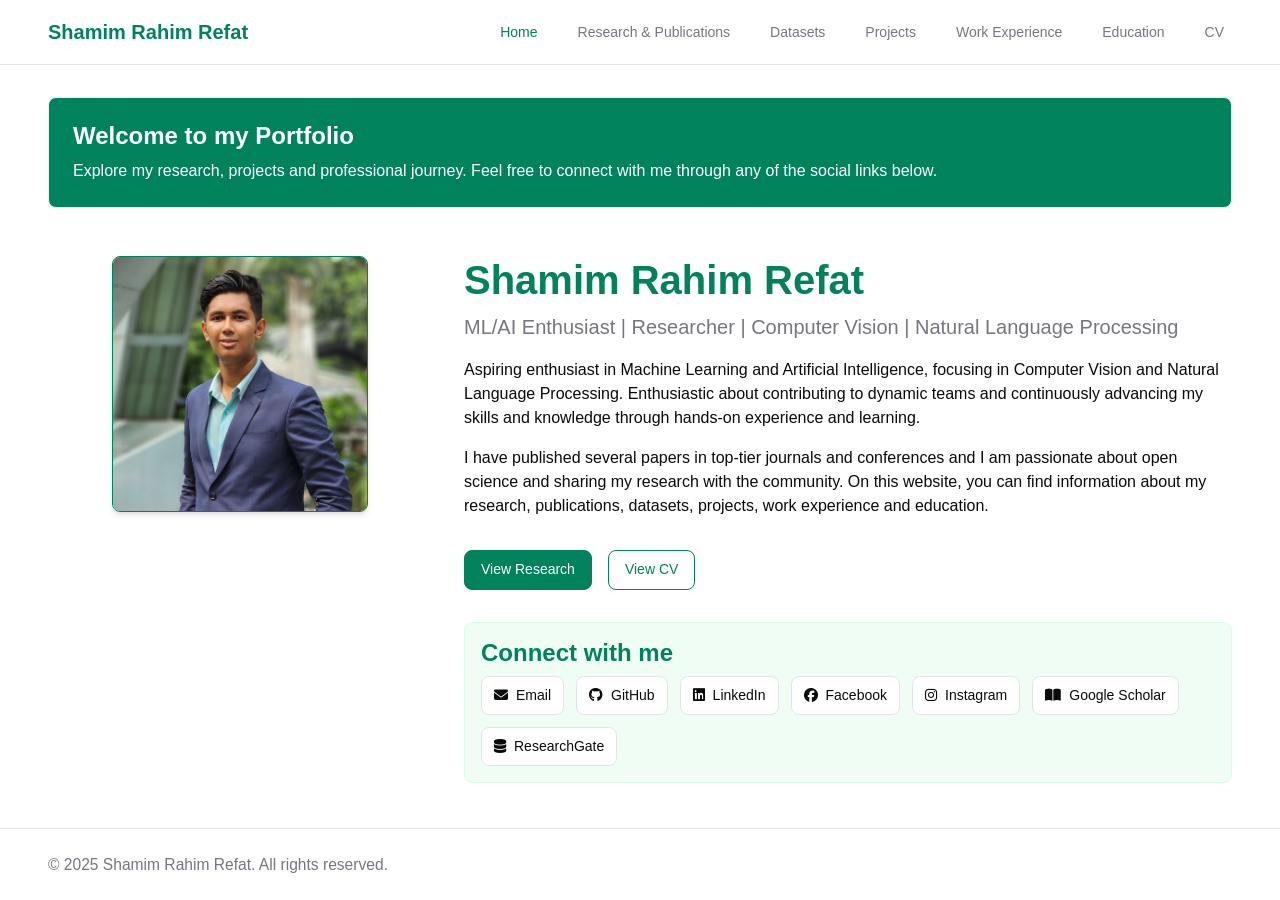
<file: index.html>
<!DOCTYPE html>
<html lang="en">
<head>
  <meta charset="UTF-8">
  <meta name="viewport" content="width=device-width, initial-scale=1.0">
  <title>Home - Portfolio</title>
  <meta name="description" content="Personal portfolio website showcasing research, publications, and projects">
  <link rel="stylesheet" href="css/styles.css">
  <link rel="stylesheet" href="https://cdnjs.cloudflare.com/ajax/libs/font-awesome/6.4.0/css/all.min.css">
</head>
<body>
  <div class="layout">
    <header class="navbar">
      <div class="container">
        <a href="index.html" class="logo">Shamim Rahim Refat</a>
        
        <!-- Desktop Navigation -->
        <nav class="desktop-nav">
          <a href="index.html" class="nav-link active">Home</a>
          <a href="research.html" class="nav-link">Research & Publications</a>
          <a href="datasets.html" class="nav-link">Datasets</a>
          <a href="projects.html" class="nav-link">Projects</a>
          <a href="experience.html" class="nav-link">Work Experience</a>
          <a href="education.html" class="nav-link">Education</a>
          <a href="cv.html" class="nav-link">CV</a>
        </nav>
        
        <!-- Mobile Navigation Toggle -->
        <div class="mobile-nav-toggle">
          <button id="menu-toggle" aria-label="Toggle Menu">
            <i class="fas fa-bars"></i>
          </button>
        </div>
      </div>
      
      <!-- Mobile Navigation Menu -->
      <div id="mobile-menu" class="mobile-menu">
        <nav class="container">
          <a href="index.html" class="nav-link active">Home</a>
          <a href="research.html" class="nav-link">Research & Publications</a>
          <a href="datasets.html" class="nav-link">Datasets</a>
          <a href="projects.html" class="nav-link">Projects</a>
          <a href="experience.html" class="nav-link">Work Experience</a>
          <a href="education.html" class="nav-link">Education</a>
          <a href="cv.html" class="nav-link">CV</a>
        </nav>
      </div>
    </header>

    <main>
      <div class="container py-12">
        <div class="profile-header">
          <h2>Welcome to my Portfolio</h2>
          <p>Explore my research, projects and professional journey. Feel free to connect with me through any of the social links below.</p>
        </div>

        <div class="profile-content">
          <div class="profile-image">
            <div class="image-card">
              <img src="files/Profile Pictures/Shamim Rahim Refat.jpg" alt="Profile Picture">
            </div>
          </div>

          <div class="profile-info">
            <div class="profile-title">
              <h1>Shamim Rahim Refat</h1>
              <p>ML/AI Enthusiast | Researcher | Computer Vision | Natural Language Processing</p>
            </div>

            <div class="profile-bio">
              <p>
                Aspiring enthusiast in Machine Learning and Artificial Intelligence, focusing in Computer Vision and Natural Language Processing. Enthusiastic about contributing to dynamic teams and continuously advancing my skills and knowledge through hands-on experience and learning.
              </p>
              <p>
                I have published several papers in top-tier journals and conferences and I am passionate about open science and sharing my research with the community. On this website, you can find information about my research, publications, datasets, projects, work experience and education.
              </p>
            </div>

            <div class="profile-actions">
              <a href="research.html" class="btn btn-primary">View Research</a>
              <a href="cv.html" class="btn btn-outline">View CV</a>
            </div>

            <div class="social-section">
              <h2>Connect with me</h2>
              <div class="social-links">
                <a href="mailto:n.a.refat2000@gmail.com" class="social-btn" target="_blank" rel="noreferrer">
                  <i class="fas fa-envelope"></i>
                  <span>Email</span>
                </a>
                <a href="https://github.com/SapphireFang1998" class="social-btn" target="_blank" rel="noreferrer">
                  <i class="fab fa-github"></i>
                  <span>GitHub</span>
                </a>
                <a href="https://www.linkedin.com/in/sapphirefang1998/" class="social-btn" target="_blank" rel="noreferrer">
                  <i class="fab fa-linkedin"></i>
                  <span>LinkedIn</span>
                </a>
                <a href="https://www.facebook.com/SapphireFang1998" class="social-btn" target="_blank" rel="noreferrer">
                  <i class="fab fa-facebook"></i>
                  <span>Facebook</span>
                </a>
                <a href="https://www.instagram.com/sapphirefang1998/" class="social-btn" target="_blank" rel="noreferrer">
                  <i class="fab fa-instagram"></i>
                  <span>Instagram</span>
                </a>
                <a href="https://scholar.google.com/citations?user=bbQPmEcAAAAJ" class="social-btn" target="_blank" rel="noreferrer">
                  <i class="fas fa-book-open"></i>
                  <span>Google Scholar</span>
                </a>
                <a href="https://www.researchgate.net/profile/Shamim-Rahim-Refat" class="social-btn" target="_blank" rel="noreferrer">
                  <i class="fas fa-database"></i>
                  <span>ResearchGate</span>
                </a>
                <!-- <a href="https://www.scopus.com/authid/detail.uri?authorId=yourid" class="social-btn" target="_blank" rel="noreferrer">
                  <i class="fas fa-award"></i>
                  <span>Scopus</span>
                </a> -->
              </div>
            </div>
          </div>
        </div>
      </div>
    </main>

    <footer>
      <div class="container">
        <p class="copyright">© 2025 Shamim Rahim Refat. All rights reserved.</p>
        <!-- <div class="footer-social">
          <a href="mailto:example@email.com" target="_blank" rel="noreferrer">
            <i class="fas fa-envelope"></i>
            <span class="sr-only">Email</span>
          </a>
          <a href="https://github.com/yourusername" target="_blank" rel="noreferrer">
            <i class="fab fa-github"></i>
            <span class="sr-only">GitHub</span>
          </a>
          <a href="https://linkedin.com/in/yourusername" target="_blank" rel="noreferrer">
            <i class="fab fa-linkedin"></i>
            <span class="sr-only">LinkedIn</span>
          </a>
          <a href="https://facebook.com/yourusername" target="_blank" rel="noreferrer">
            <i class="fab fa-facebook"></i>
            <span class="sr-only">Facebook</span>
          </a>
          <a href="https://instagram.com/yourusername" target="_blank" rel="noreferrer">
            <i class="fab fa-instagram"></i>
            <span class="sr-only">Instagram</span>
          </a>
        </div> -->
      </div>
    </footer>
  </div>

  <script src="js/main.js"></script>
</body>
</html>
</file>
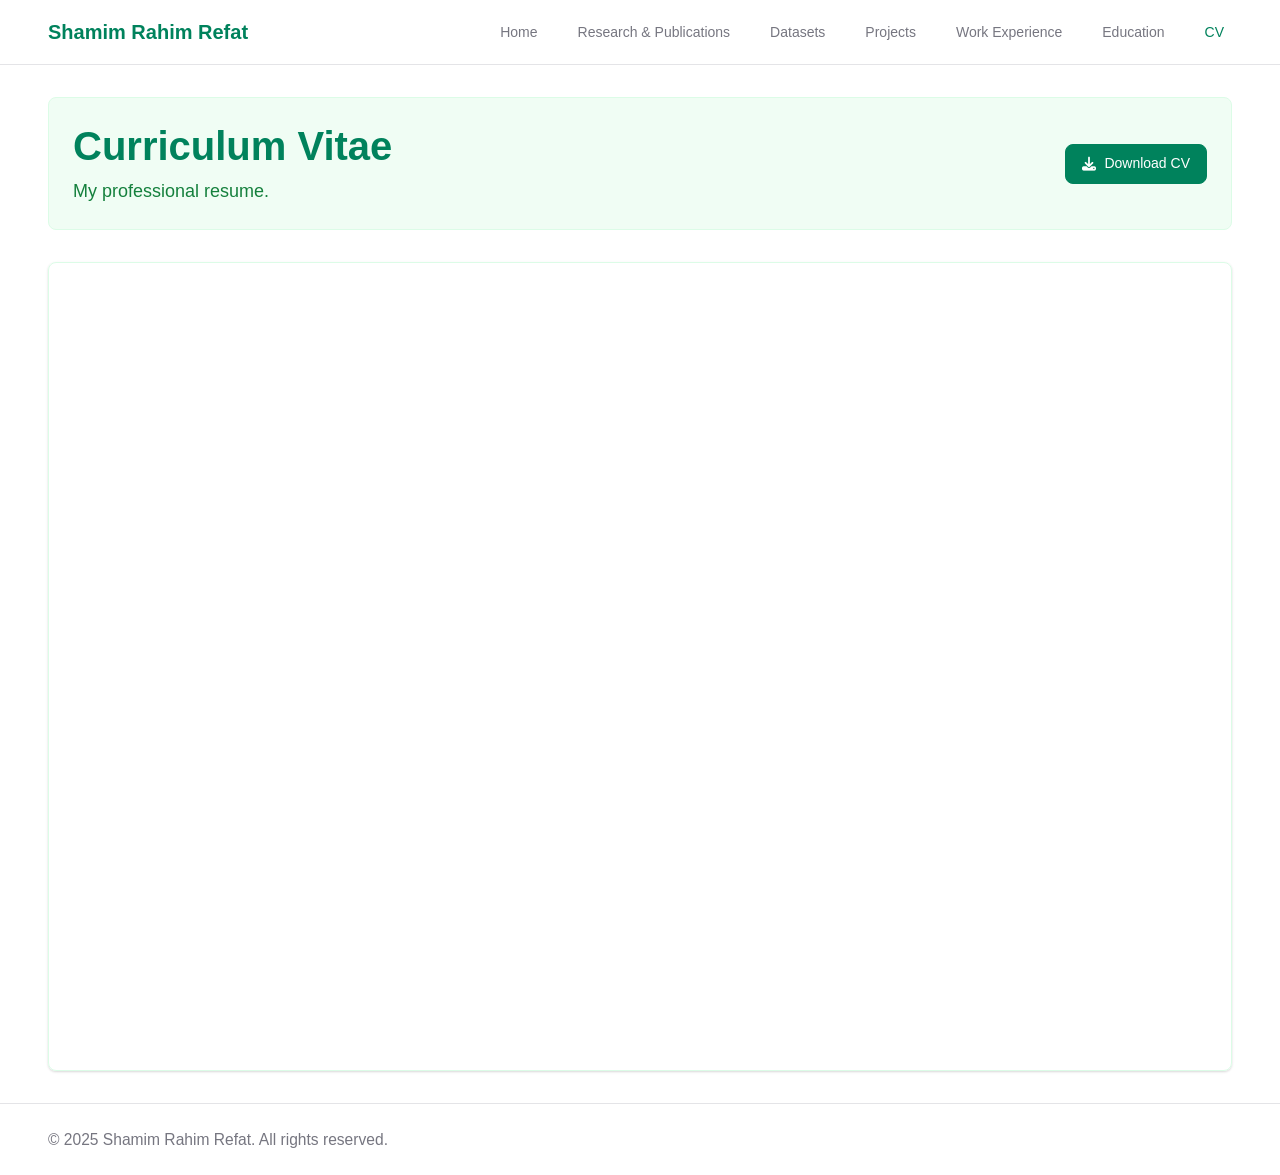
<file: cv.html>
<!DOCTYPE html>
<html lang="en">

<head>
  <meta charset="UTF-8">
  <meta name="viewport" content="width=device-width, initial-scale=1.0">
  <title>CV - Portfolio</title>
  <meta name="description" content="Curriculum Vitae of Shamim Rahim Refat">
  <link rel="stylesheet" href="css/styles.css">
  <link rel="stylesheet" href="https://cdnjs.cloudflare.com/ajax/libs/font-awesome/6.4.0/css/all.min.css">
</head>

<body>
  <div class="layout">
    <header class="navbar">
      <div class="container">
        <a href="index.html" class="logo">Shamim Rahim Refat</a>

        <!-- Desktop Navigation -->
        <nav class="desktop-nav">
          <a href="index.html" class="nav-link">Home</a>
          <a href="research.html" class="nav-link">Research & Publications</a>
          <a href="datasets.html" class="nav-link">Datasets</a>
          <a href="projects.html" class="nav-link">Projects</a>
          <a href="experience.html" class="nav-link">Work Experience</a>
          <a href="education.html" class="nav-link">Education</a>
          <a href="cv.html" class="nav-link active">CV</a>
        </nav>

        <!-- Mobile Navigation Toggle -->
        <div class="mobile-nav-toggle">
          <button id="menu-toggle" aria-label="Toggle Menu">
            <i class="fas fa-bars"></i>
          </button>
        </div>
      </div>

      <!-- Mobile Navigation Menu -->
      <div id="mobile-menu" class="mobile-menu">
        <nav class="container">
          <a href="index.html" class="nav-link">Home</a>
          <a href="research.html" class="nav-link">Research & Publications</a>
          <a href="datasets.html" class="nav-link">Datasets</a>
          <a href="projects.html" class="nav-link">Projects</a>
          <a href="experience.html" class="nav-link">Work Experience</a>
          <a href="education.html" class="nav-link">Education</a>
          <a href="cv.html" class="nav-link active">CV</a>
        </nav>
      </div>
    </header>

    <main>
      <div class="container py-12">
        <div class="cv-header">
          <div>
            <h1>Curriculum Vitae</h1>
            <p>My professional resume.</p>
          </div>
          <a href="files/Resume/Resume.pdf" download class="btn btn-primary">
            <i class="fas fa-download"></i>
            Download CV
          </a>
        </div>

        <div class="cv-preview-card">
          <div class="cv-preview">
            <iframe src="files/Resume/Resume.pdf" width="100%" height="800px" style="border: none;">
              This browser does not support PDFs. Please download the PDF to view it:
              <a href="files/Resume/Resume.pdf">Download PDF</a>
            </iframe>
          </div>
        </div>
      </div>
    </main>

    <footer>
      <div class="container">
        <p class="copyright">© 2025 Shamim Rahim Refat. All rights reserved.</p>
        <!-- <div class="footer-social">
          <a href="mailto:example@email.com" target="_blank" rel="noreferrer">
            <i class="fas fa-envelope"></i>
            <span class="sr-only">Email</span>
          </a>
          <a href="https://github.com/yourusername" target="_blank" rel="noreferrer">
            <i class="fab fa-github"></i>
            <span class="sr-only">GitHub</span>
          </a>
          <a href="https://linkedin.com/in/yourusername" target="_blank" rel="noreferrer">
            <i class="fab fa-linkedin"></i>
            <span class="sr-only">LinkedIn</span>
          </a>
          <a href="https://facebook.com/yourusername" target="_blank" rel="noreferrer">
            <i class="fab fa-facebook"></i>
            <span class="sr-only">Facebook</span>
          </a>
          <a href="https://instagram.com/yourusername" target="_blank" rel="noreferrer">
            <i class="fab fa-instagram"></i>
            <span class="sr-only">Instagram</span>
          </a>
        </div> -->
      </div>
    </footer>
  </div>

  <script src="js/main.js"></script>
  <script src="js/cv.js"></script>
</body>

</html>
</file>
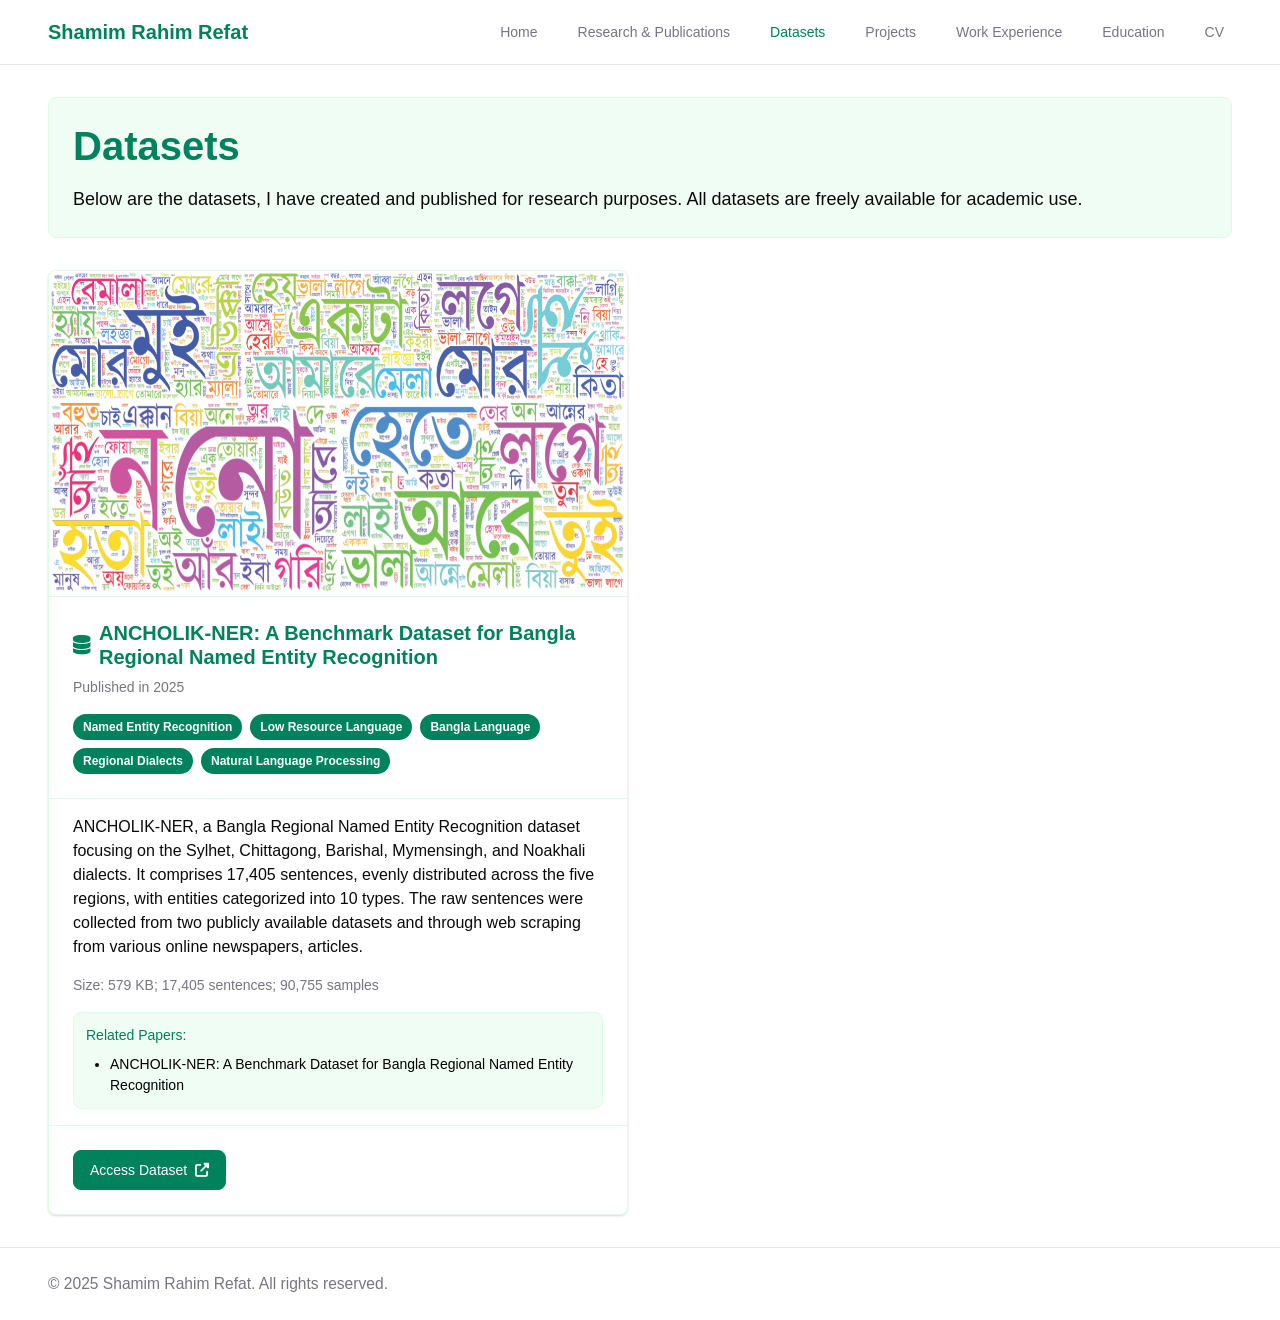
<file: datasets.html>
<!DOCTYPE html>
<html lang="en">

<head>
  <meta charset="UTF-8">
  <meta name="viewport" content="width=device-width, initial-scale=1.0">
  <title>Datasets - Portfolio</title>
  <meta name="description" content="Datasets published by Shamim Rahim Refat">
  <link rel="stylesheet" href="css/styles.css">
  <link rel="stylesheet" href="https://cdnjs.cloudflare.com/ajax/libs/font-awesome/6.4.0/css/all.min.css">
</head>

<body>
  <div class="layout">
    <header class="navbar">
      <div class="container">
        <a href="index.html" class="logo">Shamim Rahim Refat</a>

        <!-- Desktop Navigation -->
        <nav class="desktop-nav">
          <a href="index.html" class="nav-link">Home</a>
          <a href="research.html" class="nav-link">Research & Publications</a>
          <a href="datasets.html" class="nav-link active">Datasets</a>
          <a href="projects.html" class="nav-link">Projects</a>
          <a href="experience.html" class="nav-link">Work Experience</a>
          <a href="education.html" class="nav-link">Education</a>
          <a href="cv.html" class="nav-link">CV</a>
        </nav>

        <!-- Mobile Navigation Toggle -->
        <div class="mobile-nav-toggle">
          <button id="menu-toggle" aria-label="Toggle Menu">
            <i class="fas fa-bars"></i>
          </button>
        </div>
      </div>

      <!-- Mobile Navigation Menu -->
      <div id="mobile-menu" class="mobile-menu">
        <nav class="container">
          <a href="index.html" class="nav-link">Home</a>
          <a href="research.html" class="nav-link">Research & Publications</a>
          <a href="datasets.html" class="nav-link active">Datasets</a>
          <a href="projects.html" class="nav-link">Projects</a>
          <a href="experience.html" class="nav-link">Work Experience</a>
          <a href="education.html" class="nav-link">Education</a>
          <a href="cv.html" class="nav-link">CV</a>
        </nav>
      </div>
    </header>

    <main>
      <div class="container py-12">
        <div class="page-header">
          <h1>Datasets</h1>
          <p>Below are the datasets, I have created and published for research purposes. All datasets are freely
            available for academic use.</p>
        </div>

        <div class="datasets-grid">
          <!-- Dataset 1 -->
          <div class="dataset-card">
            <img src="files/Thumbnails/ANCHOLIK-NER.png" alt="NLP Toolkit" class="dataset-image">
            <div class="dataset-header">
              <h3><i class="fas fa-database"></i>ANCHOLIK-NER: A Benchmark Dataset for Bangla Regional Named Entity
                Recognition</h3>
              <p>Published in 2025</p>
              <div class="dataset-tags">
                <span class="tag">Named Entity Recognition</span>
                <span class="tag">Low Resource Language</span>
                <span class="tag">Bangla Language</span>
                <span class="tag">Regional Dialects</span>
                <span class="tag">Natural Language Processing</span>
              </div>
            </div>
            <div class="dataset-content">
              <p>ANCHOLIK-NER, a Bangla Regional Named Entity Recognition dataset focusing on the Sylhet,
                Chittagong, Barishal, Mymensingh, and Noakhali dialects. It comprises 17,405 sentences, evenly
                distributed across the five regions, with entities categorized into 10 types. The raw sentences were
                collected from two publicly available datasets and through web scraping from various online newspapers,
                articles.</p>
              <p class="dataset-size">Size: 579 KB; 17,405 sentences; 90,755 samples</p>

              <div class="dataset-papers">
                <p class="dataset-papers-title">Related Papers:</p>
                <ul>
                  <li>
                    <a href="https://arxiv.org/pdf/2502.11198" class="dataset-paper-link" target="_blank"
                      rel="noreferrer">
                      ANCHOLIK-NER: A Benchmark Dataset for Bangla Regional Named Entity Recognition
                    </a>
                  </li>
                </ul>
              </div>
            </div>
            <div class="dataset-footer">
              <a href="https://data.mendeley.com/datasets/gbkszkt8z3" target="_blank" rel="noreferrer"
                class="btn btn-primary">
                Access Dataset
                <i class="fas fa-external-link-alt"></i>
              </a>
            </div>
          </div>

        </div>
      </div>
    </main>

    <footer>
      <div class="container">
        <p class="copyright">© 2025 Shamim Rahim Refat. All rights reserved.</p>
        <!-- <div class="footer-social">
          <a href="mailto:example@email.com" target="_blank" rel="noreferrer">
            <i class="fas fa-envelope"></i>
            <span class="sr-only">Email</span>
          </a>
          <a href="https://github.com/yourusername" target="_blank" rel="noreferrer">
            <i class="fab fa-github"></i>
            <span class="sr-only">GitHub</span>
          </a>
          <a href="https://linkedin.com/in/yourusername" target="_blank" rel="noreferrer">
            <i class="fab fa-linkedin"></i>
            <span class="sr-only">LinkedIn</span>
          </a>
          <a href="https://facebook.com/yourusername" target="_blank" rel="noreferrer">
            <i class="fab fa-facebook"></i>
            <span class="sr-only">Facebook</span>
          </a>
          <a href="https://instagram.com/yourusername" target="_blank" rel="noreferrer">
            <i class="fab fa-instagram"></i>
            <span class="sr-only">Instagram</span>
          </a>
        </div> -->
      </div>
    </footer>
  </div>

  <script src="js/main.js"></script>
</body>

</html>
</file>
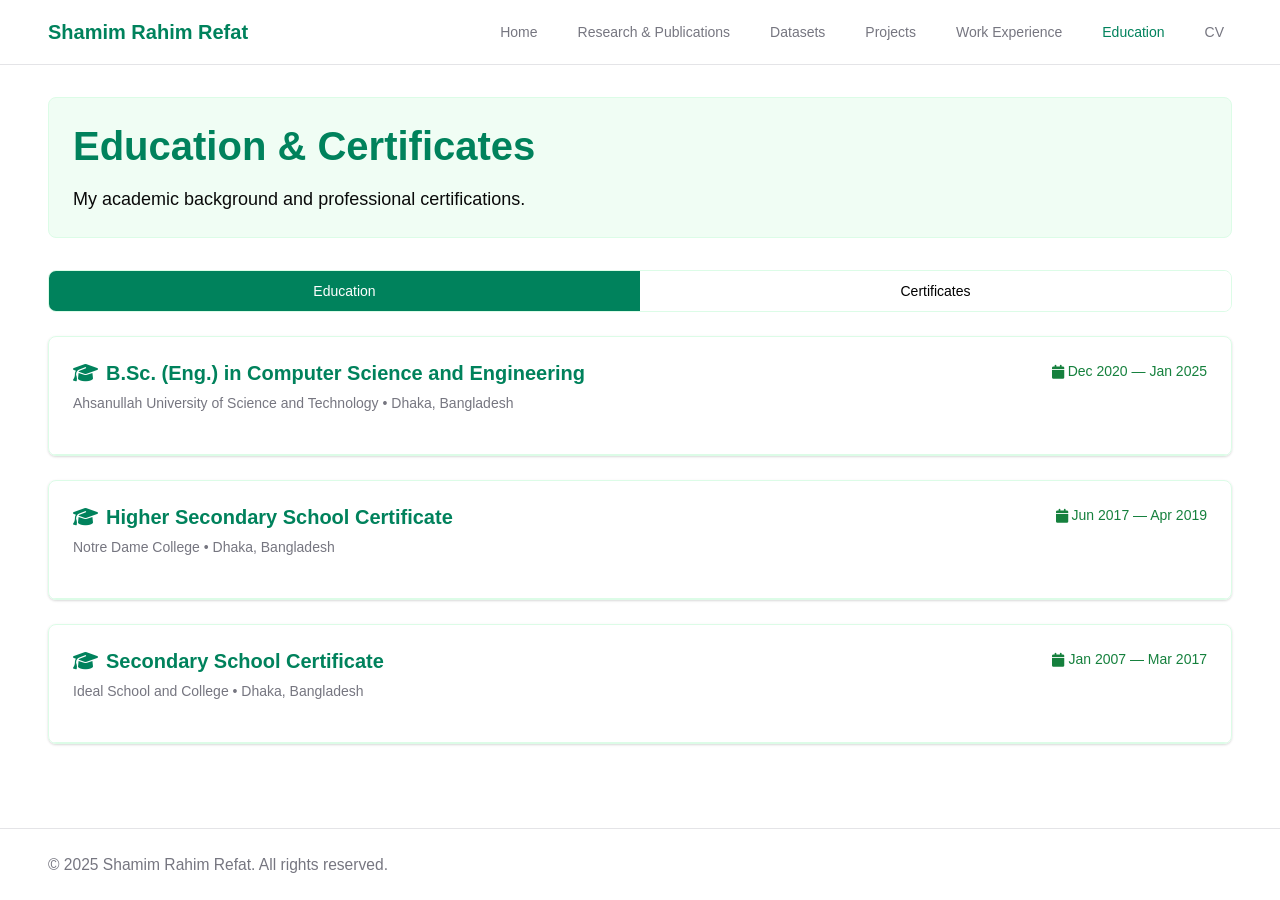
<file: education.html>
<!DOCTYPE html>
<html lang="en">

<head>
  <meta charset="UTF-8">
  <meta name="viewport" content="width=device-width, initial-scale=1.0">
  <title>Education & Certificates - Portfolio</title>
  <meta name="description" content="Education and certificates of Shamim Rahim Refat">
  <link rel="stylesheet" href="css/styles.css">
  <link rel="stylesheet" href="https://cdnjs.cloudflare.com/ajax/libs/font-awesome/6.4.0/css/all.min.css">
</head>

<body>
  <div class="layout">
    <header class="navbar">
      <div class="container">
        <a href="index.html" class="logo">Shamim Rahim Refat</a>

        <!-- Desktop Navigation -->
        <nav class="desktop-nav">
          <a href="index.html" class="nav-link">Home</a>
          <a href="research.html" class="nav-link">Research & Publications</a>
          <a href="datasets.html" class="nav-link">Datasets</a>
          <a href="projects.html" class="nav-link">Projects</a>
          <a href="experience.html" class="nav-link">Work Experience</a>
          <a href="education.html" class="nav-link active">Education</a>
          <a href="cv.html" class="nav-link">CV</a>
        </nav>

        <!-- Mobile Navigation Toggle -->
        <div class="mobile-nav-toggle">
          <button id="menu-toggle" aria-label="Toggle Menu">
            <i class="fas fa-bars"></i>
          </button>
        </div>
      </div>

      <!-- Mobile Navigation Menu -->
      <div id="mobile-menu" class="mobile-menu">
        <nav class="container">
          <a href="index.html" class="nav-link">Home</a>
          <a href="research.html" class="nav-link">Research & Publications</a>
          <a href="datasets.html" class="nav-link">Datasets</a>
          <a href="projects.html" class="nav-link">Projects</a>
          <a href="experience.html" class="nav-link">Work Experience</a>
          <a href="education.html" class="nav-link active">Education</a>
          <a href="cv.html" class="nav-link">CV</a>
        </nav>
      </div>
    </header>

    <main>
      <div class="container py-12">
        <div class="page-header">
          <h1>Education & Certificates</h1>
          <p>My academic background and professional certifications.</p>
        </div>

        <div class="tabs">
          <div class="tabs-list">
            <button class="tab-btn active" data-tab="education">Education</button>
            <button class="tab-btn" data-tab="certificates">Certificates</button>
          </div>

          <div class="tab-content active" id="education-tab">
            <div class="education-list">
              <!-- Education 4 -->
              <div class="education-card">
                <div class="education-header">
                  <div>
                    <h3><i class="fas fa-graduation-cap"></i>B.Sc. (Eng.) in Computer Science and Engineering</h3>
                    <p class="education-institution">Ahsanullah University of Science and Technology • Dhaka, Bangladesh
                    </p>
                  </div>
                  <div class="education-date">
                    <i class="fas fa-calendar"></i>
                    <span>Dec 2020 — Jan 2025</span>
                  </div>
                </div>
              </div>

              <!-- Education 3 -->
              <!-- <div class="education-card">
                <div class="education-header">
                  <div>
                    <h3><i class="fas fa-graduation-cap"></i>B.Sc. (Hon's) in Oceanography</h3>
                    <p class="education-institution">Shahjalal University of Science and Technology • Sylhet, Bangladesh
                    </p>
                  </div>
                  <div class="education-date">
                    <i class="fas fa-calendar"></i>
                    <span>Jan 2020 — Aug 2020</span>
                  </div>
                </div>
              </div> -->

              <!-- Education 2 -->
              <div class="education-card">
                <div class="education-header">
                  <div>
                    <h3><i class="fas fa-graduation-cap"></i>Higher Secondary School Certificate</h3>
                    <p class="education-institution">Notre Dame College • Dhaka, Bangladesh</p>
                  </div>
                  <div class="education-date">
                    <i class="fas fa-calendar"></i>
                    <span>Jun 2017 — Apr 2019</span>
                  </div>
                </div>
              </div>

              <!-- Education 1 -->
              <div class="education-card">
                <div class="education-header">
                  <div>
                    <h3><i class="fas fa-graduation-cap"></i>Secondary School Certificate</h3>
                    <p class="education-institution">Ideal School and College • Dhaka, Bangladesh</p>
                  </div>
                  <div class="education-date">
                    <i class="fas fa-calendar"></i>
                    <span>Jan 2007 — Mar 2017</span>
                  </div>
                </div>
              </div>
            </div>
          </div>

          <div class="tab-content" id="certificates-tab">
            <div class="certificates-grid">
              <!-- Certificate 4 -->
              <div class="certificate-card">
                <div class="certificate-header">
                  <h3><i class="fas fa-award"></i>2024 ICCIT Best Technical Presentation of the Session - 12 AVM for
                    Presenting "Comprehensive Lung Disease Detection Using Deep Learning Models and Hybrid Chest X-ray
                    Data with Explainable AI"</h3>
                  <p>International Conference on Computer and Information Technology - ICCIT 2024 • Dec 2024</p>
                </div>
                <div class="certificate-content">
                  <div class="certificate-skills">
                    <span class="skill-tag">LIME</span>
                    <span class="skill-tag">Explainable AI</span>
                    <span class="skill-tag">Transfer Learning</span>
                    <span class="skill-tag">Hybrid Chest X-Ray Dataset</span>
                    <span class="skill-tag">Deep Learning</span>
                    <span class="skill-tag">Computer Vision</span>
                  </div>
                  <a href="https://drive.google.com/file/d/1YHo4uZypsklSqPjoPSOLUQShfY2tOAQj/view?usp=sharing"
                    target="_blank" rel="noreferrer" class="certificate-link">
                    View Certificate
                  </a>
                </div>
              </div>

              <!-- Certificate 3 -->
              <div class="certificate-card">
                <div class="certificate-header">
                  <h3><i class="fas fa-award"></i>Certificate of Appreciation for Presenting "An Exploratory Approach
                    Towards Investigating and Explaining Vision Transformer and Transfer Learning for Brain Disease
                    Detection"</h3>
                  <p>International Conference on Computer and Information Technology - ICCIT 2024 • Dec 2024</p>
                </div>
                <div class="certificate-content">
                  <div class="certificate-skills">
                    <span class="skill-tag">Explainable AI</span>
                    <span class="skill-tag">Vision Transformer</span>
                    <span class="skill-tag">Transfer Learning</span>
                    <span class="skill-tag">Deep Learning</span>
                    <span class="skill-tag">Computer Vision</span>
                  </div>
                  <a href="https://drive.google.com/file/d/1-0xAdNJ2xbNHqu5ph3fJ7PUBNDGdLv3G/view?usp=sharing"
                    target="_blank" rel="noreferrer" class="certificate-link">
                    View Certificate
                  </a>
                </div>
              </div>

              <!-- Certificate 2 -->
              <div class="certificate-card">
                <div class="certificate-header">
                  <h3><i class="fas fa-award"></i>Certificate of Appreciation for Presenting "Comprehensive Lung Disease
                    Detection Using Deep Learning Models and Hybrid Chest X-ray Data with Explainable AI"</h3>
                  <p>International Conference on Computer and Information Technology - ICCIT 2024 • Dec 2024</p>
                </div>
                <div class="certificate-content">
                  <div class="certificate-skills">
                    <span class="skill-tag">LIME</span>
                    <span class="skill-tag">Explainable AI</span>
                    <span class="skill-tag">Transfer Learning</span>
                    <span class="skill-tag">Hybrid Chest X-Ray Dataset</span>
                    <span class="skill-tag">Deep Learning</span>
                    <span class="skill-tag">Computer Vision</span>
                  </div>
                  <a href="https://drive.google.com/file/d/1o2XA5BpEj80r59hCUz2tUmJEffZGzjYp/view?usp=sharing"
                    target="_blank" rel="noreferrer" class="certificate-link">
                    View Certificate
                  </a>
                </div>
              </div>

              <!-- Certificate 1 -->
              <div class="certificate-card">
                <div class="certificate-header">
                  <h3><i class="fas fa-award"></i>Certificate of Appreciation for Presenting "An Approach Towards
                    Identifying Bangladeshi Leaf Diseases through Transfer Learning and XAI"</h3>
                  <p>International Conference on Computer and Information Technology - ICCIT 2024 • Dec 2024</p>
                </div>
                <div class="certificate-content">
                  <div class="certificate-skills">
                    <span class="skill-tag">Explainable AI</span>
                    <span class="skill-tag">Transfer Learning</span>
                    <span class="skill-tag">Deep Learning</span>
                    <span class="skill-tag">Computer Vision</span>
                  </div>
                  <a href="https://drive.google.com/file/d/1nrbHXI8XGpm3J2BlmQc4f0Rkt0ZaqLTf/view?usp=sharing"
                    target="_blank" rel="noreferrer" class="certificate-link">
                    View Certificate
                  </a>
                </div>
              </div>
            </div>
          </div>
        </div>
      </div>
    </main>

    <footer>
      <div class="container">
        <p class="copyright">© 2025 Shamim Rahim Refat. All rights reserved.</p>
        <!-- <div class="footer-social">
          <a href="mailto:example@email.com" target="_blank" rel="noreferrer">
            <i class="fas fa-envelope"></i>
            <span class="sr-only">Email</span>
          </a>
          <a href="https://github.com/yourusername" target="_blank" rel="noreferrer">
            <i class="fab fa-github"></i>
            <span class="sr-only">GitHub</span>
          </a>
          <a href="https://linkedin.com/in/yourusername" target="_blank" rel="noreferrer">
            <i class="fab fa-linkedin"></i>
            <span class="sr-only">LinkedIn</span>
          </a>
          <a href="https://facebook.com/yourusername" target="_blank" rel="noreferrer">
            <i class="fab fa-facebook"></i>
            <span class="sr-only">Facebook</span>
          </a>
          <a href="https://instagram.com/yourusername" target="_blank" rel="noreferrer">
            <i class="fab fa-instagram"></i>
            <span class="sr-only">Instagram</span>
          </a>
        </div> -->
      </div>
    </footer>
  </div>

  <script src="js/main.js"></script>
  <script src="js/education.js"></script>
</body>

</html>
</file>
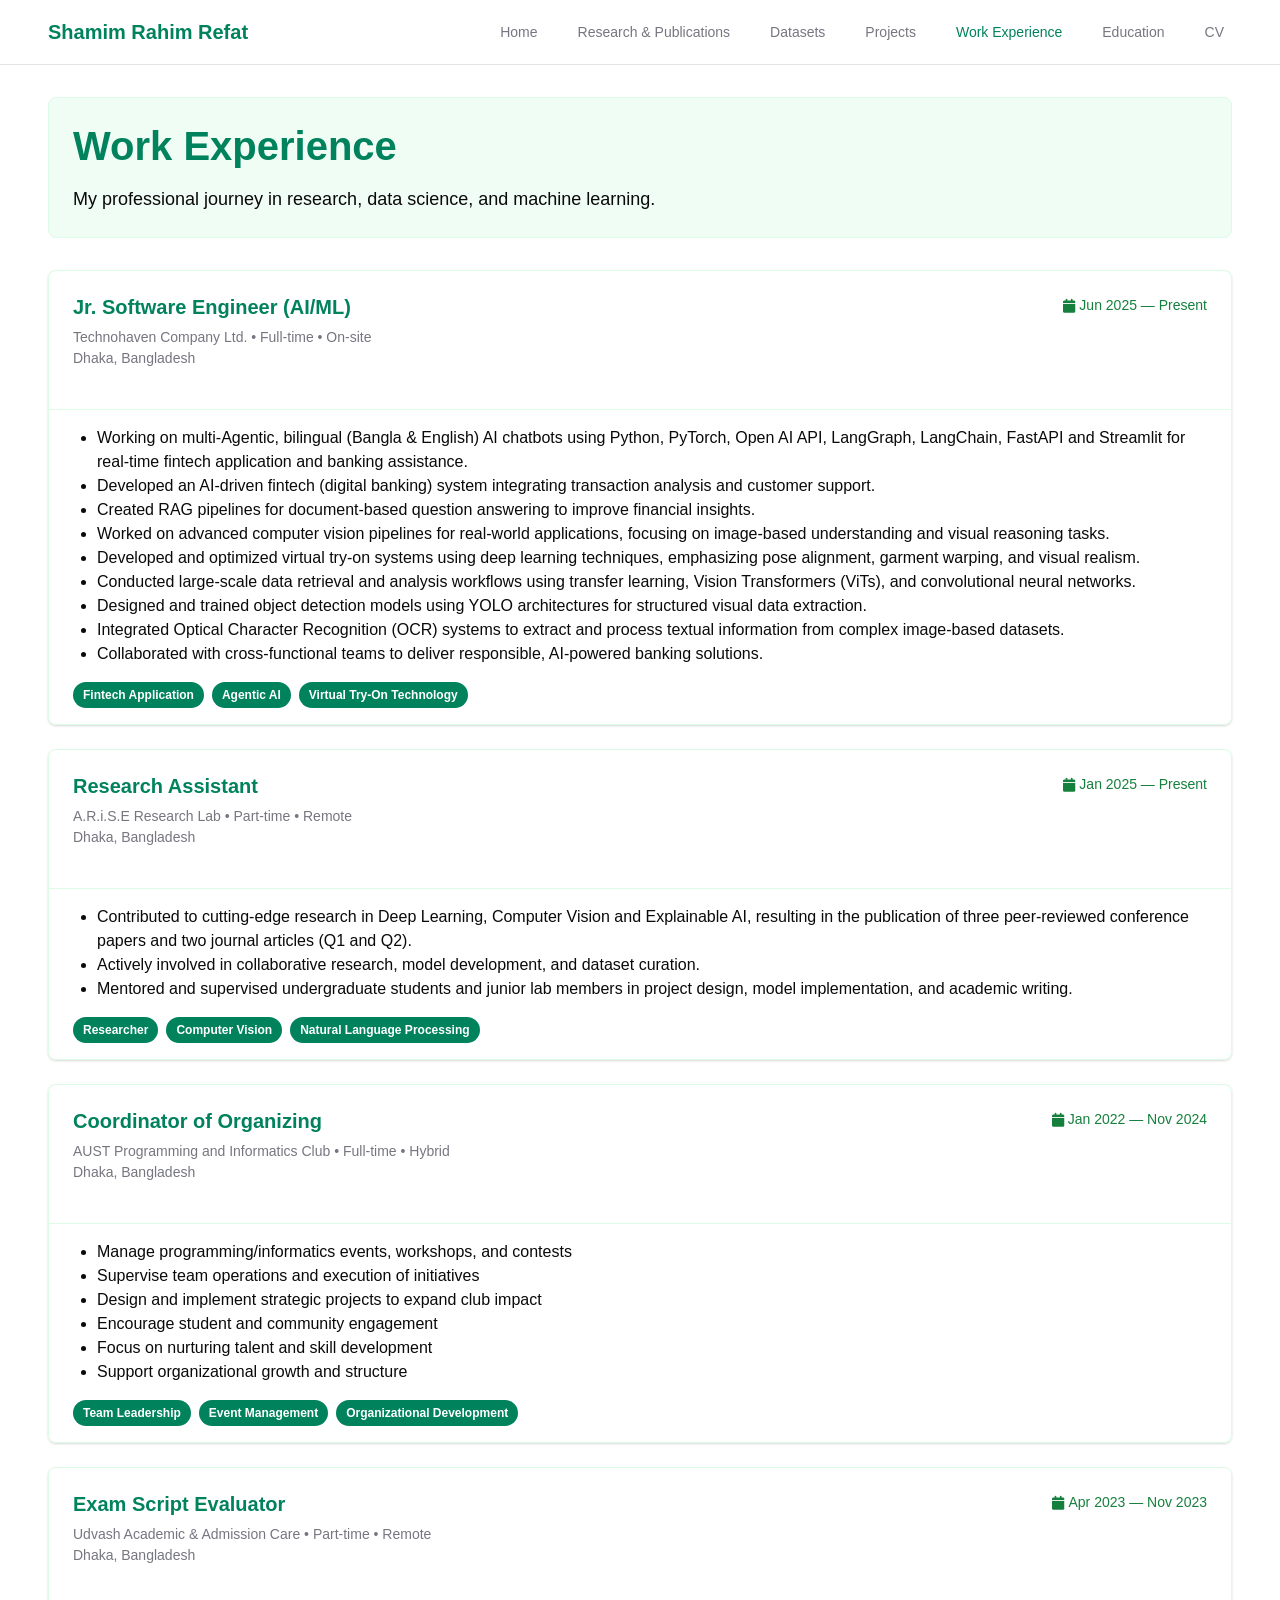
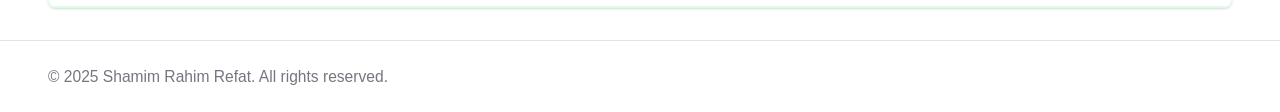
<file: experience.html>
<!DOCTYPE html>
<html lang="en">
<head>
  <meta charset="UTF-8">
  <meta name="viewport" content="width=device-width, initial-scale=1.0">
  <title>Work Experience - Portfolio</title>
  <meta name="description" content="Work experience of Shamim Rahim Refat">
  <link rel="stylesheet" href="css/styles.css">
  <link rel="stylesheet" href="https://cdnjs.cloudflare.com/ajax/libs/font-awesome/6.4.0/css/all.min.css">
</head>
<body>
  <div class="layout">
    <header class="navbar">
      <div class="container">
        <a href="index.html" class="logo">Shamim Rahim Refat</a>
        
        <!-- Desktop Navigation -->
        <nav class="desktop-nav">
          <a href="index.html" class="nav-link">Home</a>
          <a href="research.html" class="nav-link">Research & Publications</a>
          <a href="datasets.html" class="nav-link">Datasets</a>
          <a href="projects.html" class="nav-link">Projects</a>
          <a href="experience.html" class="nav-link active">Work Experience</a>
          <a href="education.html" class="nav-link">Education</a>
          <a href="cv.html" class="nav-link">CV</a>
        </nav>
        
        <!-- Mobile Navigation Toggle -->
        <div class="mobile-nav-toggle">
          <button id="menu-toggle" aria-label="Toggle Menu">
            <i class="fas fa-bars"></i>
          </button>
        </div>
      </div>
      
      <!-- Mobile Navigation Menu -->
      <div id="mobile-menu" class="mobile-menu">
        <nav class="container">
          <a href="index.html" class="nav-link">Home</a>
          <a href="research.html" class="nav-link">Research & Publications</a>
          <a href="datasets.html" class="nav-link">Datasets</a>
          <a href="projects.html" class="nav-link">Projects</a>
          <a href="experience.html" class="nav-link active">Work Experience</a>
          <a href="education.html" class="nav-link">Education</a>
          <a href="cv.html" class="nav-link">CV</a>
        </nav>
      </div>
    </header>

    <main>
      <div class="container py-12">
        <div class="page-header">
          <h1>Work Experience</h1>
          <p>My professional journey in research, data science, and machine learning.</p>
        </div>

        <div class="experience-list">
            <!-- Experience 4 -->
            <div class="experience-card">
              <div class="experience-header">
                <div>
                  <h3>Jr. Software Engineer (AI/ML)</h3>
                  <p class="experience-company">
                    Technohaven Company Ltd. &bull; Full-time &bull; On-site<br>
                    Dhaka, Bangladesh
                  </p>
                </div>
                <div class="experience-date">
                  <i class="fas fa-calendar"></i>
                  <span>Jun 2025 — Present</span>
                </div>
              </div>
              <div class="experience-content">
                <ul class="experience-description">
                  <li>Working on multi-Agentic, bilingual (Bangla & English) AI chatbots using Python, PyTorch, Open AI API, LangGraph, LangChain, FastAPI and Streamlit for real-time fintech application and banking assistance.</li>
                  <li>Developed an AI-driven fintech (digital banking) system integrating transaction analysis and customer support.</li>
                  <li>Created RAG pipelines for document-based question answering to improve financial insights.</li>
                  <li>Worked on advanced computer vision pipelines for real-world applications, focusing on image-based understanding and visual reasoning tasks.</li>
                  <li>Developed and optimized virtual try-on systems using deep learning techniques, emphasizing pose alignment, garment warping, and visual realism.</li>
                  <li>Conducted large-scale data retrieval and analysis workflows using transfer learning, Vision Transformers (ViTs), and convolutional neural networks.</li>
                  <li>Designed and trained object detection models using YOLO architectures for structured visual data extraction.</li>
                  <li>Integrated Optical Character Recognition (OCR) systems to extract and process textual information from complex image-based datasets.</li>
                  <li>Collaborated with cross-functional teams to deliver responsible, AI-powered banking solutions.</li>
                </ul>
                <div class="experience-skills">
                  <span class="skill-tag">Fintech Application</span>
                  <span class="skill-tag">Agentic AI</span>
                  <span class="skill-tag">Virtual Try-On Technology</span>
                </div>
              </div>
            </div>

            <div class="experience-list">
              <!-- Experience 3 -->
              <div class="experience-card">
                <div class="experience-header">
                  <div>
                    <h3>Research Assistant</h3>
                    <p class="experience-company">
                      A.R.i.S.E Research Lab &bull; Part-time &bull; Remote<br>
                      Dhaka, Bangladesh
                    </p>
                  </div>
                  <div class="experience-date">
                    <i class="fas fa-calendar"></i>
                    <span>Jan 2025 — Present</span>
                  </div>
                </div>
                <div class="experience-content">
                  <ul class="experience-description">
                    <li>Contributed to cutting-edge research in Deep Learning, Computer Vision and Explainable AI, resulting in the publication of three peer-reviewed conference papers and two journal articles (Q1 and Q2).</li>
                    <li>Actively involved in collaborative research, model development, and dataset curation.</li>
                    <li>Mentored and supervised undergraduate students and junior lab members in project design, model implementation, and academic writing.</li>
                  </ul>
                  <div class="experience-skills">
                    <span class="skill-tag">Researcher</span>
                    <span class="skill-tag">Computer Vision</span>
                    <span class="skill-tag">Natural Language Processing</span>
                  </div>
                </div>
              </div>

            <!-- Experience 2 -->
            <div class="experience-card">
              <div class="experience-header">
                <div>
                  <h3>Coordinator of Organizing</h3>
                  <p class="experience-company">
                    AUST Programming and Informatics Club &bull; Full-time &bull; Hybrid<br>
                    Dhaka, Bangladesh
                  </p>
                </div>
                <div class="experience-date">
                  <i class="fas fa-calendar"></i>
                  <span>Jan 2022 — Nov 2024</span>
                </div>
              </div>
              <div class="experience-content">
                <ul class="experience-description">
                  <li>Manage programming/informatics events, workshops, and contests</li>
                  <li>Supervise team operations and execution of initiatives</li>
                  <li>Design and implement strategic projects to expand club impact</li>
                  <li>Encourage student and community engagement</li>
                  <li>Focus on nurturing talent and skill development</li>
                  <li>Support organizational growth and structure</li>
                </ul>
                <div class="experience-skills">
                  <span class="skill-tag">Team Leadership</span>
                  <span class="skill-tag">Event Management</span>
                  <span class="skill-tag">Organizational Development</span>
                </div>
              </div>
            </div>

          <!-- Experience 1 -->
          <div class="experience-card">
            <div class="experience-header">
              <div>
                <h3>Exam Script Evaluator</h3>
                <p class="experience-company">
                  Udvash Academic & Admission Care &bull; Part-time &bull; Remote<br>
                  Dhaka, Bangladesh
                </p>
              </div>
              <div class="experience-date">
                <i class="fas fa-calendar"></i>
                <span>Apr 2023 — Nov 2023</span>
              </div>
            </div>
          </div>

        </div>
      </div>
    </main>

    <footer>
      <div class="container">
        <p class="copyright">© 2025 Shamim Rahim Refat. All rights reserved.</p>
        <!-- <div class="footer-social">
          <a href="mailto:example@email.com" target="_blank" rel="noreferrer">
            <i class="fas fa-envelope"></i>
            <span class="sr-only">Email</span>
          </a>
          <a href="https://github.com/yourusername" target="_blank" rel="noreferrer">
            <i class="fab fa-github"></i>
            <span class="sr-only">GitHub</span>
          </a>
          <a href="https://linkedin.com/in/yourusername" target="_blank" rel="noreferrer">
            <i class="fab fa-linkedin"></i>
            <span class="sr-only">LinkedIn</span>
          </a>
          <a href="https://facebook.com/yourusername" target="_blank" rel="noreferrer">
            <i class="fab fa-facebook"></i>
            <span class="sr-only">Facebook</span>
          </a>
          <a href="https://instagram.com/yourusername" target="_blank" rel="noreferrer">
            <i class="fab fa-instagram"></i>
            <span class="sr-only">Instagram</span>
          </a>
        </div> -->
      </div>
    </footer>
  </div>

  <script src="js/main.js"></script>
</body>
</html>
</file>
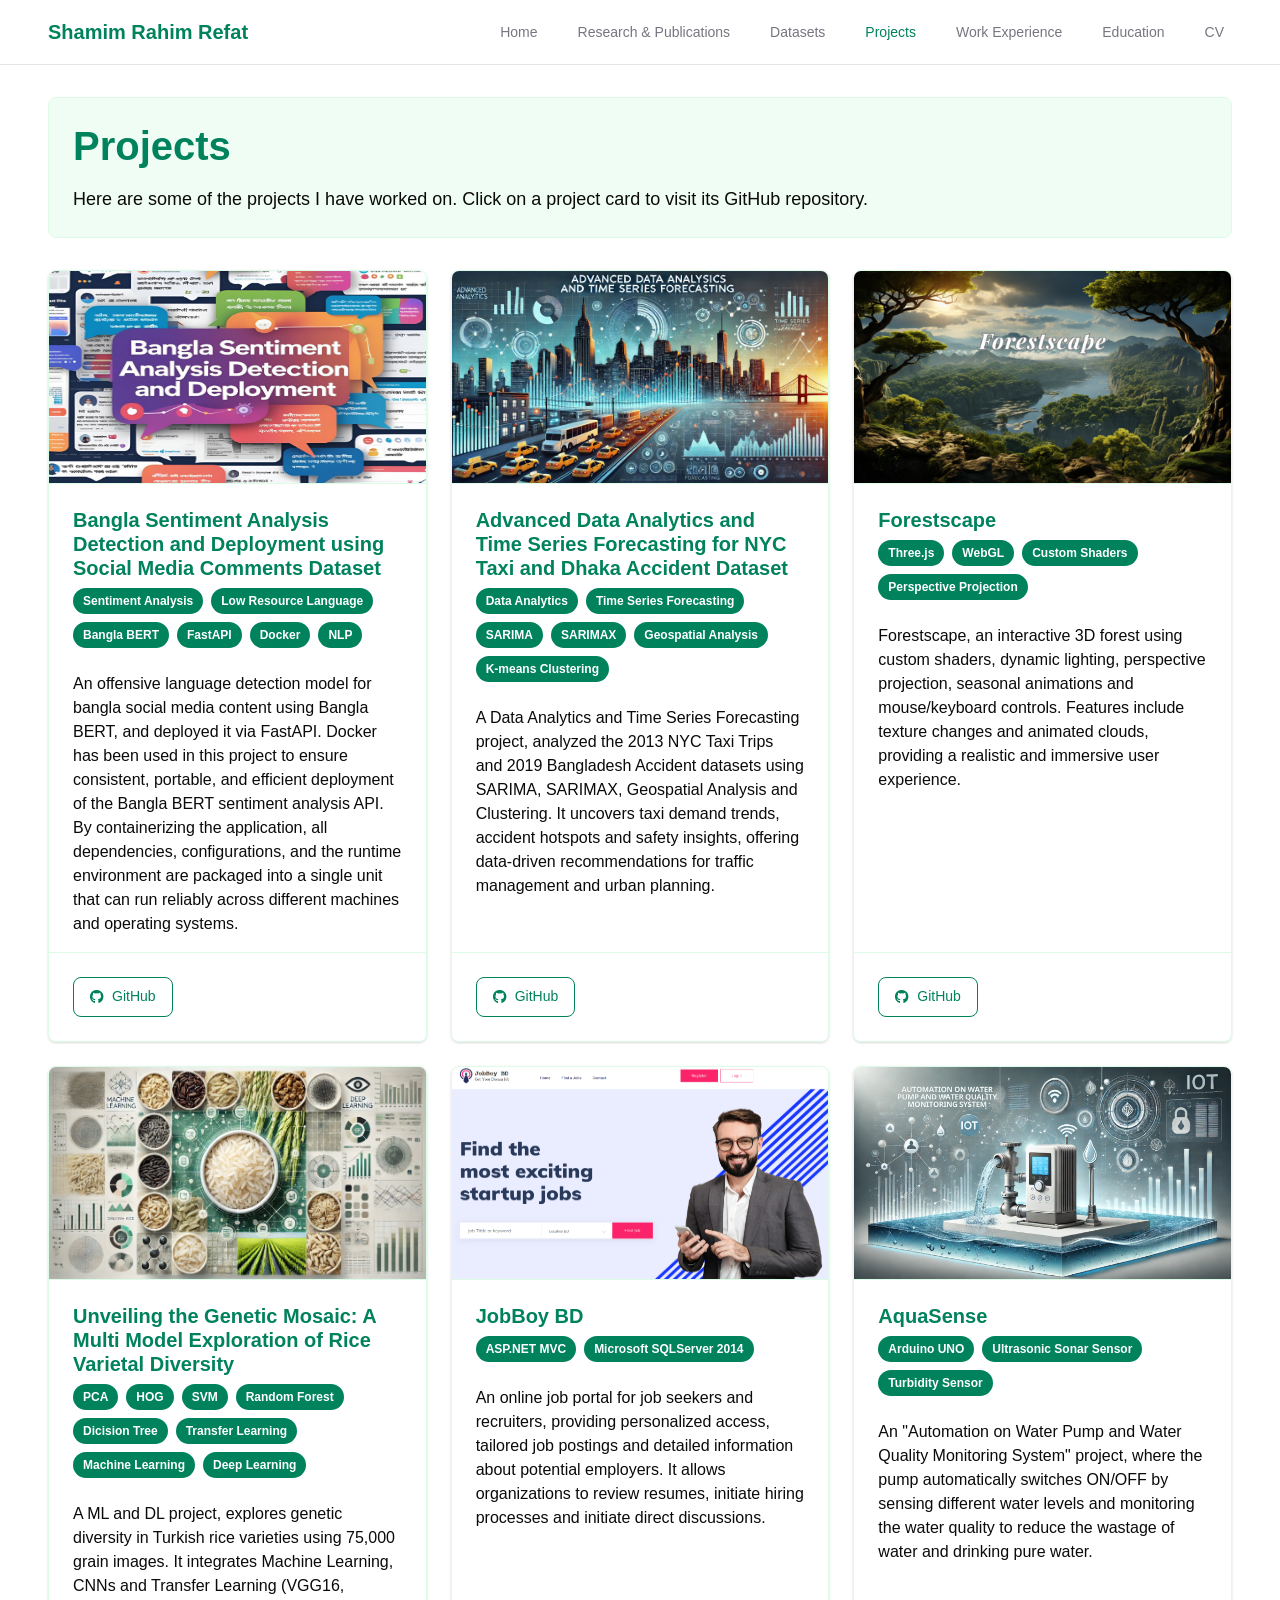
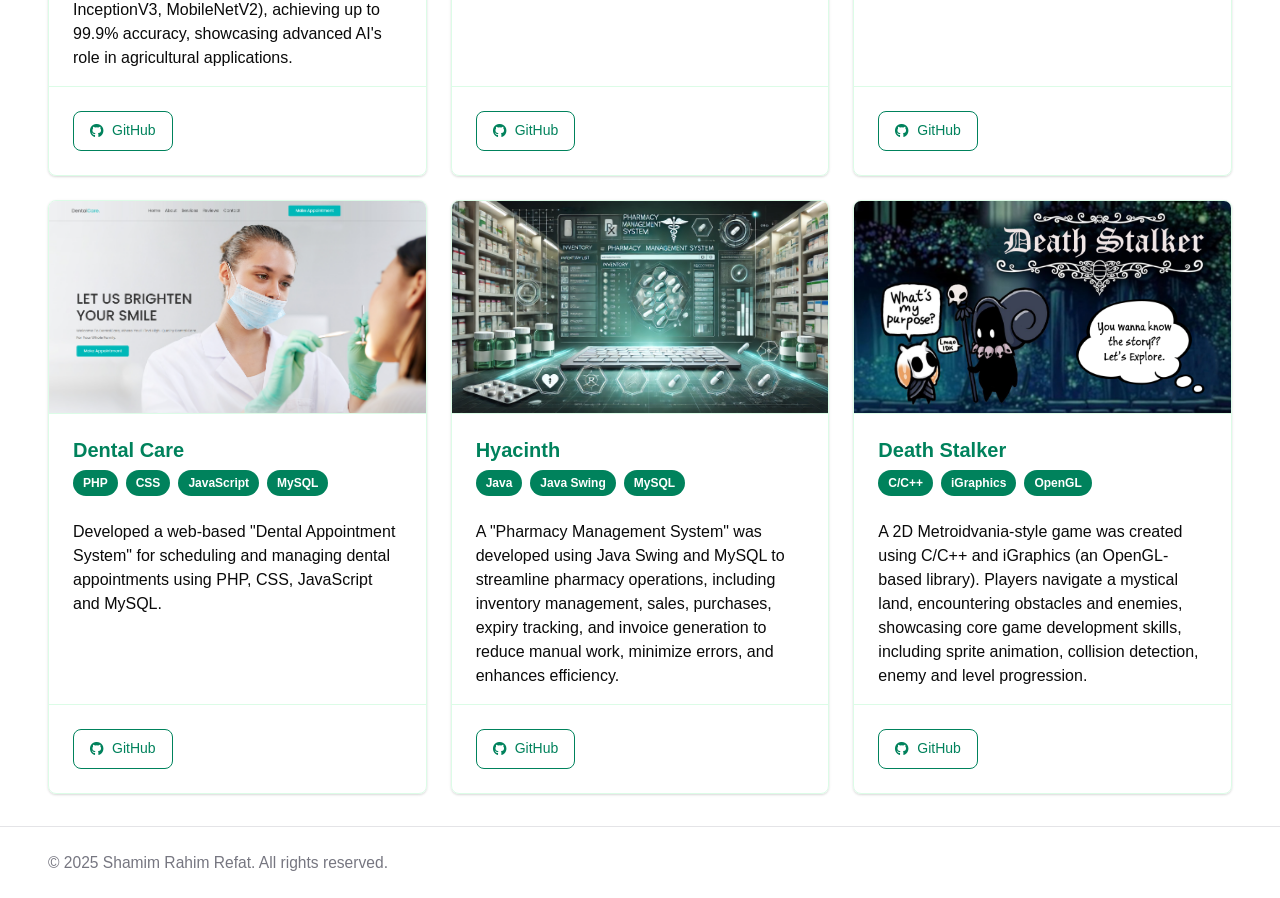
<file: projects.html>
<!DOCTYPE html>
<html lang="en">

<head>
  <meta charset="UTF-8">
  <meta name="viewport" content="width=device-width, initial-scale=1.0">
  <title>Projects - Portfolio</title>
  <meta name="description" content="Projects by Shamim Rahim Refat">
  <link rel="stylesheet" href="css/styles.css">
  <link rel="stylesheet" href="https://cdnjs.cloudflare.com/ajax/libs/font-awesome/6.4.0/css/all.min.css">
</head>

<body>
  <div class="layout">
    <header class="navbar">
      <div class="container">
        <a href="index.html" class="logo">Shamim Rahim Refat</a>

        <!-- Desktop Navigation -->
        <nav class="desktop-nav">
          <a href="index.html" class="nav-link">Home</a>
          <a href="research.html" class="nav-link">Research & Publications</a>
          <a href="datasets.html" class="nav-link">Datasets</a>
          <a href="projects.html" class="nav-link active">Projects</a>
          <a href="experience.html" class="nav-link">Work Experience</a>
          <a href="education.html" class="nav-link">Education</a>
          <a href="cv.html" class="nav-link">CV</a>
        </nav>

        <!-- Mobile Navigation Toggle -->
        <div class="mobile-nav-toggle">
          <button id="menu-toggle" aria-label="Toggle Menu">
            <i class="fas fa-bars"></i>
          </button>
        </div>
      </div>

      <!-- Mobile Navigation Menu -->
      <div id="mobile-menu" class="mobile-menu">
        <nav class="container">
          <a href="index.html" class="nav-link">Home</a>
          <a href="research.html" class="nav-link">Research & Publications</a>
          <a href="datasets.html" class="nav-link">Datasets</a>
          <a href="projects.html" class="nav-link active">Projects</a>
          <a href="experience.html" class="nav-link">Work Experience</a>
          <a href="education.html" class="nav-link">Education</a>
          <a href="cv.html" class="nav-link">CV</a>
        </nav>
      </div>
    </header>

    <main>
      <div class="container py-12">
        <div class="page-header">
          <h1>Projects</h1>
          <p>Here are some of the projects I have worked on. Click on a project card to visit its GitHub repository.</p>
        </div>

        <div class="projects-grid">
          <!-- Project 9 -->
          <div class="project-card">
            <img src="files/Thumbnails/Bangla Sentiment Analysis Detection.png" alt="Bangla Sentiment Analysis"
              class="project-image">
            <div class="project-header">
              <h3>Bangla Sentiment Analysis Detection and Deployment using Social Media Comments Dataset</h3>
              <div class="project-tags">
                <span class="tag">Sentiment Analysis</span>
                <span class="tag">Low Resource Language</span>
                <span class="tag">Bangla BERT</span>
                <span class="tag">FastAPI</span>
                <span class="tag">Docker</span>
                <span class="tag">NLP</span>
              </div>
            </div>
            <div class="project-content">
              <p>
                An offensive language detection model for bangla social media content using Bangla BERT, and deployed it
                via FastAPI. Docker has been used in this project to ensure consistent, portable, and efficient
                deployment of the Bangla BERT sentiment analysis API. By containerizing the application, all
                dependencies, configurations, and the runtime environment are packaged into a single unit that can run
                reliably across different machines and operating systems.
              </p>
            </div>
            <div class="project-footer">
              <a href="https://github.com/SapphireFang1998/Bangla-Sentiment-Analysis-Detection-and-Deployment-using-Social-Media-Comments-Dataset"
                target="_blank" rel="noreferrer" class="btn btn-outline">
                <i class="fab fa-github"></i>
                GitHub
              </a>
            </div>
          </div>

          <!-- Project 8 -->
          <div class="project-card">
            <img src="files/Thumbnails/Data Analytics Project.png" alt="Data Analytics" class="project-image">
            <div class="project-header">
              <h3>Advanced Data Analytics and Time Series Forecasting for NYC Taxi and Dhaka Accident Dataset</h3>
              <div class="project-tags">
                <span class="tag">Data Analytics</span>
                <span class="tag">Time Series Forecasting</span>
                <span class="tag">SARIMA</span>
                <span class="tag">SARIMAX</span>
                <span class="tag">Geospatial Analysis</span>
                <span class="tag">K-means Clustering</span>
              </div>
            </div>
            <div class="project-content">
              <p>
                A Data Analytics and Time Series Forecasting project, analyzed the 2013 NYC Taxi Trips and 2019
                Bangladesh Accident datasets using SARIMA, SARIMAX, Geospatial Analysis and Clustering. It uncovers taxi
                demand trends, accident hotspots and safety insights, offering data-driven recommendations for traffic
                management and urban planning.
              </p>
            </div>
            <div class="project-footer">
              <a href="https://github.com/SapphireFang1998/Advanced-Data-Analytics-and-Time-Series-Forecasting-for-NYC-Taxi-and-Dhaka-Accident-Dataset"
                target="_blank" rel="noreferrer" class="btn btn-outline">
                <i class="fab fa-github"></i>
                GitHub
              </a>
            </div>
          </div>

          <!-- Project 7 -->
          <div class="project-card">
            <img src="files/Thumbnails/Forestscape.png" alt="Forestscape" class="project-image">
            <div class="project-header">
              <h3>Forestscape</h3>
              <div class="project-tags">
                <span class="tag">Three.js</span>
                <span class="tag">WebGL</span>
                <span class="tag">Custom Shaders</span>
                <span class="tag">Perspective Projection</span>
              </div>
            </div>
            <div class="project-content">
              <p>
                Forestscape, an interactive 3D forest using custom shaders, dynamic lighting, perspective projection,
                seasonal animations and mouse/keyboard controls. Features include texture changes and animated clouds,
                providing a realistic and immersive user experience.
              </p>
            </div>
            <div class="project-footer">
              <a href="https://github.com/SapphireFang1998/Forestscape" target="_blank" rel="noreferrer"
                class="btn btn-outline">
                <i class="fab fa-github"></i>
                GitHub
              </a>
            </div>
          </div>

          <!-- Project 6 -->
          <div class="project-card">
            <img src="files/Thumbnails/Rice Variety Image Classification.png" alt="RiceVarietyImageClassification"
              class="project-image">
            <div class="project-header">
              <h3>Unveiling the Genetic Mosaic: A Multi Model Exploration of Rice Varietal Diversity</h3>
              <div class="project-tags">
                <span class="tag">PCA</span>
                <span class="tag">HOG</span>
                <span class="tag">SVM</span>
                <span class="tag">Random Forest</span>
                <span class="tag">Dicision Tree</span>
                <span class="tag">Transfer Learning</span>
                <span class="tag">Machine Learning</span>
                <span class="tag">Deep Learning</span>
              </div>
            </div>
            <div class="project-content">
              <p>
                A ML and DL project, explores genetic diversity in Turkish rice varieties using 75,000 grain images. It
                integrates Machine Learning, CNNs and Transfer Learning (VGG16, InceptionV3, MobileNetV2), achieving up
                to 99.9% accuracy, showcasing advanced AI's role in agricultural applications.
              </p>
            </div>
            <div class="project-footer">
              <a href="https://github.com/SapphireFang1998/Unveiling-the-Genetic-Mosaic-A-Multi-Model-Exploration-of-Rice-Varietal-Diversity"
                target="_blank" rel="noreferrer" class="btn btn-outline">
                <i class="fab fa-github"></i>
                GitHub
              </a>
            </div>
          </div>

          <!-- Project 5 -->
          <div class="project-card">
            <img src="files/Thumbnails/JobBoy BD.png" alt="RiceVarietyImageClassification" class="project-image">
            <div class="project-header">
              <h3>JobBoy BD</h3>
              <div class="project-tags">
                <span class="tag">ASP.NET MVC</span>
                <span class="tag">Microsoft SQLServer 2014</span>
              </div>
            </div>
            <div class="project-content">
              <p>
                An online job portal for job seekers and recruiters, providing personalized access, tailored job
                postings and detailed information about potential employers. It allows organizations to review resumes,
                initiate hiring processes and initiate direct discussions.
              </p>
            </div>
            <div class="project-footer">
              <a href="https://github.com/SapphireFang1998/JobBoy-BD" target="_blank" rel="noreferrer"
                class="btn btn-outline">
                <i class="fab fa-github"></i>
                GitHub
              </a>
            </div>
          </div>

          <!-- Project 4 -->
          <div class="project-card">
            <img src="files/Thumbnails/AquaSense.png" alt="AquaSense" class="project-image">
            <div class="project-header">
              <h3>AquaSense</h3>
              <div class="project-tags">
                <span class="tag">Arduino UNO</span>
                <span class="tag">Ultrasonic Sonar Sensor</span>
                <span class="tag">Turbidity Sensor</span>
              </div>
            </div>
            <div class="project-content">
              <p>
                An "Automation on Water Pump and Water Quality Monitoring System" project, where the pump automatically
                switches ON/OFF by sensing different water levels and monitoring the water quality to reduce the wastage
                of water and drinking pure water.
              </p>
            </div>
            <div class="project-footer">
              <a href="https://github.com/SapphireFang1998/AquaSense" target="_blank" rel="noreferrer"
                class="btn btn-outline">
                <i class="fab fa-github"></i>
                GitHub
              </a>
            </div>
          </div>

          <!-- Project 3 -->
          <div class="project-card">
            <img src="files/Thumbnails/Dental Care.png" alt="Dental Care" class="project-image">
            <div class="project-header">
              <h3>Dental Care</h3>
              <div class="project-tags">
                <span class="tag">PHP</span>
                <span class="tag">CSS</span>
                <span class="tag">JavaScript</span>
                <span class="tag">MySQL</span>
              </div>
            </div>
            <div class="project-content">
              <p>
                Developed a web-based "Dental Appointment System" for scheduling and managing dental appointments using
                PHP, CSS, JavaScript and MySQL.
              </p>
            </div>
            <div class="project-footer">
              <a href="https://github.com/SapphireFang1998/Dental-Care" target="_blank" rel="noreferrer"
                class="btn btn-outline">
                <i class="fab fa-github"></i>
                GitHub
              </a>
            </div>
          </div>

          <!-- Project 2 -->
          <div class="project-card">
            <img src="files/Thumbnails/Hyacinth.png" alt="Hyacinth" class="project-image">
            <div class="project-header">
              <h3>Hyacinth</h3>
              <div class="project-tags">
                <span class="tag">Java</span>
                <span class="tag">Java Swing</span>
                <span class="tag">MySQL</span>
              </div>
            </div>
            <div class="project-content">
              <p>
                A "Pharmacy Management System" was developed using Java Swing and MySQL to streamline pharmacy
                operations, including inventory management, sales, purchases, expiry tracking, and invoice generation to
                reduce manual work, minimize errors, and enhances efficiency.
              </p>
            </div>
            <div class="project-footer">
              <a href="https://github.com/SapphireFang1998/Hyacinth" target="_blank" rel="noreferrer"
                class="btn btn-outline">
                <i class="fab fa-github"></i>
                GitHub
              </a>
            </div>
          </div>

          <!-- Project 1 -->
          <div class="project-card">
            <img src="files/Thumbnails/Death Stalker.png" alt="Death Stalker" class="project-image">
            <div class="project-header">
              <h3>Death Stalker</h3>
              <div class="project-tags">
                <span class="tag">C/C++</span>
                <span class="tag">iGraphics</span>
                <span class="tag">OpenGL</span>
              </div>
            </div>
            <div class="project-content">
              <p>
                A 2D Metroidvania-style game was created using C/C++ and iGraphics (an OpenGL-based library). Players
                navigate a mystical land, encountering obstacles and enemies, showcasing core game development skills,
                including sprite animation, collision detection, enemy and level progression.
              </p>
            </div>
            <div class="project-footer">
              <a href="https://github.com/SapphireFang1998/Death-Stalker" target="_blank" rel="noreferrer"
                class="btn btn-outline">
                <i class="fab fa-github"></i>
                GitHub
              </a>
            </div>
          </div>

        </div>
      </div>
    </main>

    <footer>
      <div class="container">
        <p class="copyright">© 2025 Shamim Rahim Refat. All rights reserved.</p>
        <!-- <div class="footer-social">
          <a href="mailto:example@email.com" target="_blank" rel="noreferrer">
            <i class="fas fa-envelope"></i>
            <span class="sr-only">Email</span>
          </a>
          <a href="https://github.com/yourusername" target="_blank" rel="noreferrer">
            <i class="fab fa-github"></i>
            <span class="sr-only">GitHub</span>
          </a>
          <a href="https://linkedin.com/in/yourusername" target="_blank" rel="noreferrer">
            <i class="fab fa-linkedin"></i>
            <span class="sr-only">LinkedIn</span>
          </a>
          <a href="https://facebook.com/yourusername" target="_blank" rel="noreferrer">
            <i class="fab fa-facebook"></i>
            <span class="sr-only">Facebook</span>
          </a>
          <a href="https://instagram.com/yourusername" target="_blank" rel="noreferrer">
            <i class="fab fa-instagram"></i>
            <span class="sr-only">Instagram</span>
          </a>
        </div> -->
      </div>
    </footer>
  </div>

  <script src="js/main.js"></script>
</body>

</html>
</file>
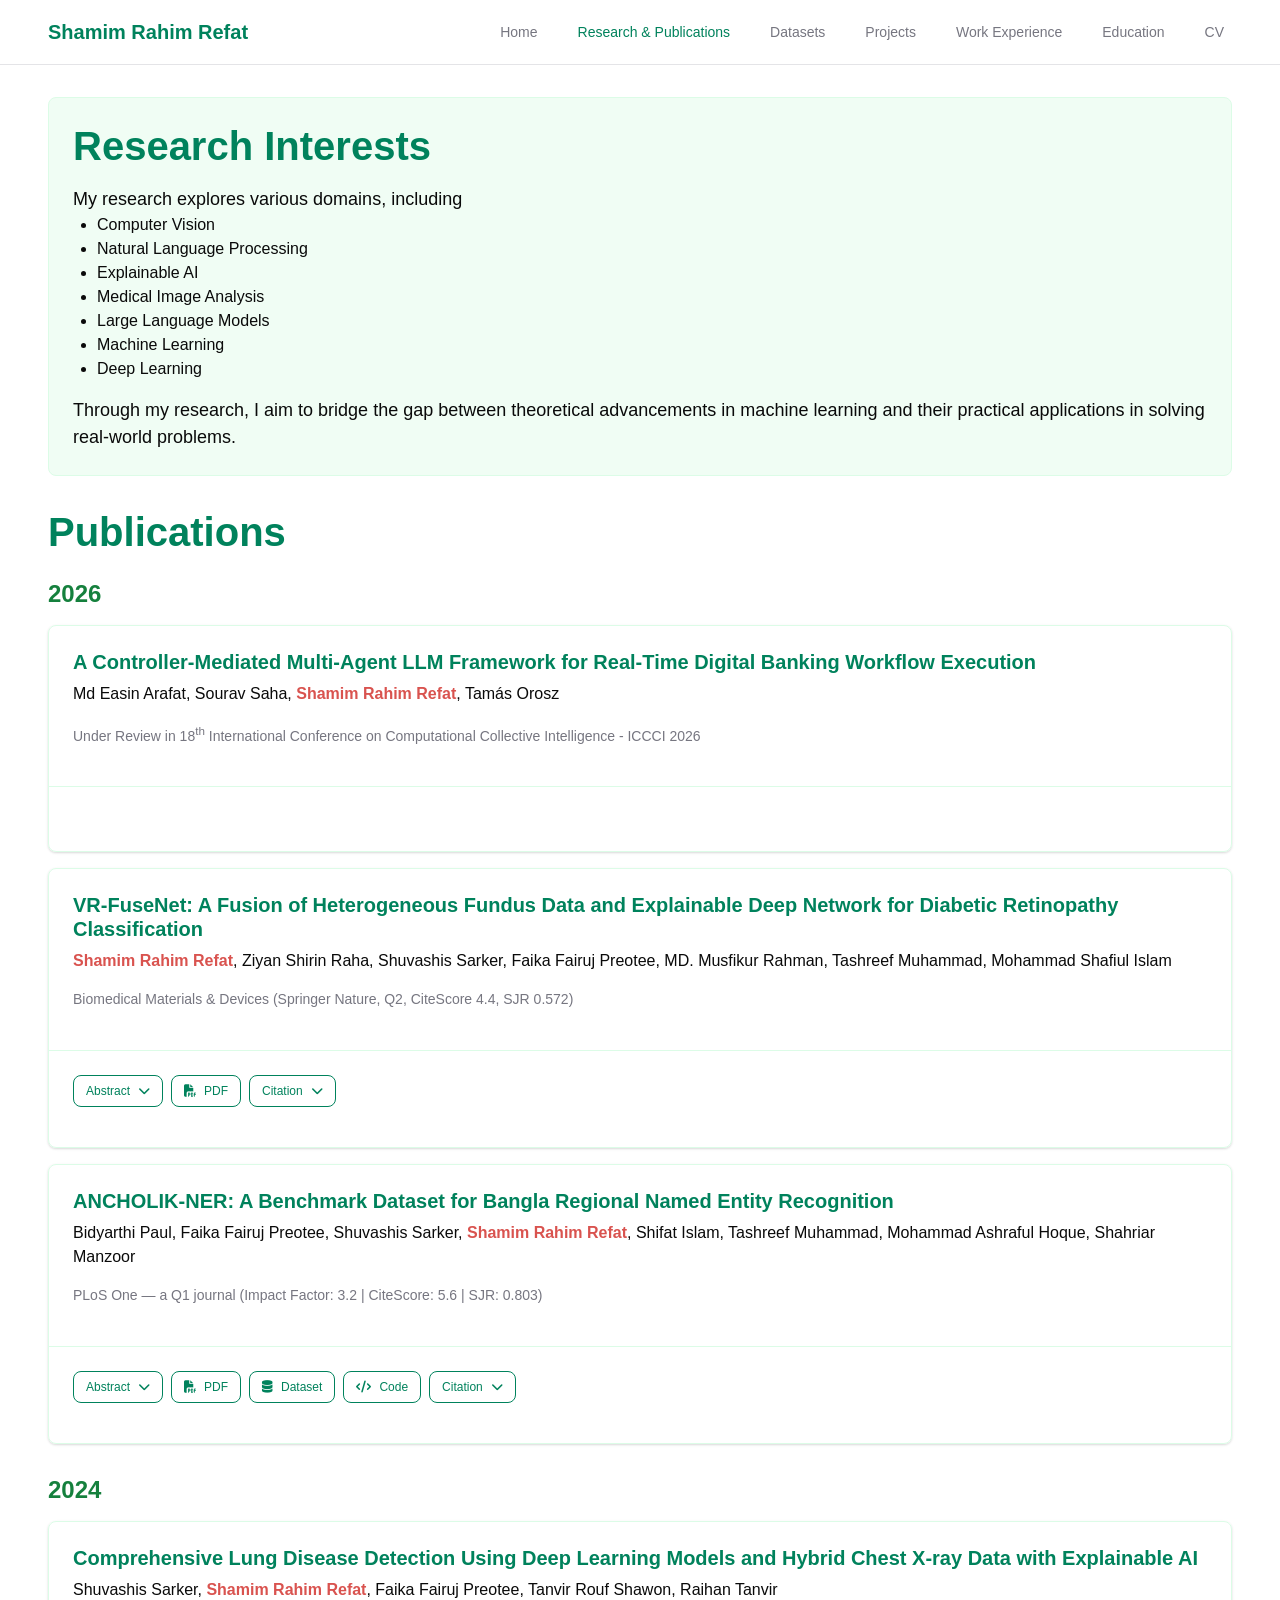
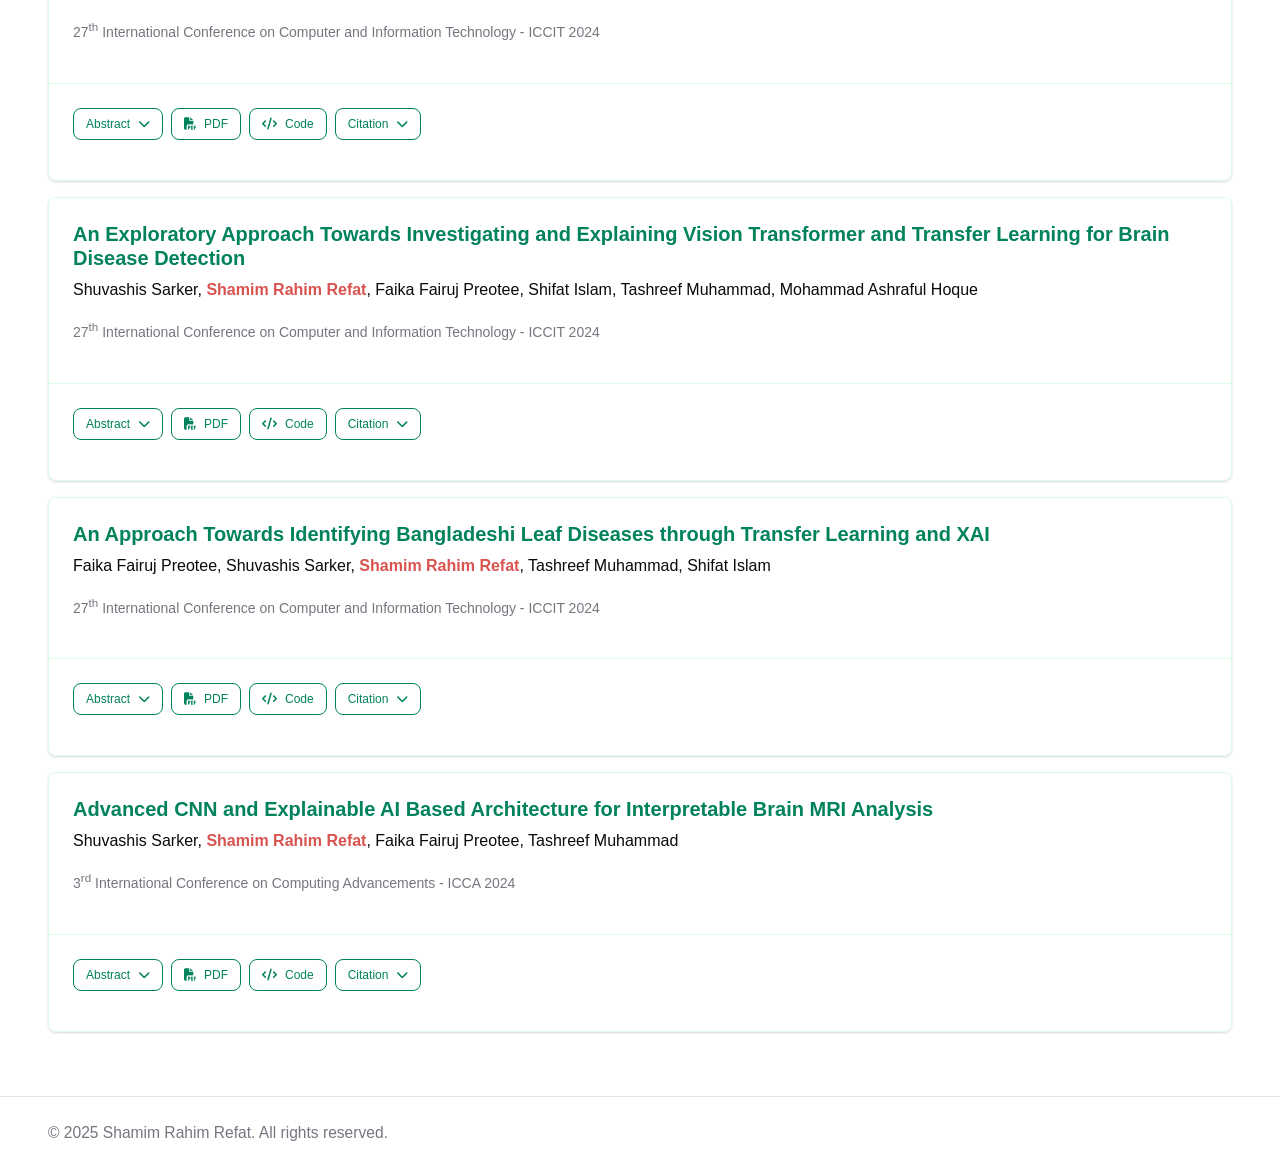
<file: research.html>
<!DOCTYPE html>
<html lang="en">

<head>
  <meta charset="UTF-8">
  <meta name="viewport" content="width=device-width, initial-scale=1.0">
  <title>Research & Publications - Portfolio</title>
  <meta name="description" content="Research and publications by Shamim Rahim Refat">
  <link rel="stylesheet" href="css/styles.css">
  <link rel="stylesheet" href="https://cdnjs.cloudflare.com/ajax/libs/font-awesome/6.4.0/css/all.min.css">
</head>

<body>
  <div class="layout">
    <header class="navbar">
      <div class="container">
        <a href="index.html" class="logo">Shamim Rahim Refat</a>

        <!-- Desktop Navigation -->
        <nav class="desktop-nav">
          <a href="index.html" class="nav-link">Home</a>
          <a href="research.html" class="nav-link active">Research & Publications</a>
          <a href="datasets.html" class="nav-link">Datasets</a>
          <a href="projects.html" class="nav-link">Projects</a>
          <a href="experience.html" class="nav-link">Work Experience</a>
          <a href="education.html" class="nav-link">Education</a>
          <a href="cv.html" class="nav-link">CV</a>
        </nav>

        <!-- Mobile Navigation Toggle -->
        <div class="mobile-nav-toggle">
          <button id="menu-toggle" aria-label="Toggle Menu">
            <i class="fas fa-bars"></i>
          </button>
        </div>
      </div>

      <!-- Mobile Navigation Menu -->
      <div id="mobile-menu" class="mobile-menu">
        <nav class="container">
          <a href="index.html" class="nav-link">Home</a>
          <a href="research.html" class="nav-link active">Research & Publications</a>
          <a href="datasets.html" class="nav-link">Datasets</a>
          <a href="projects.html" class="nav-link">Projects</a>
          <a href="experience.html" class="nav-link">Work Experience</a>
          <a href="education.html" class="nav-link">Education</a>
          <a href="cv.html" class="nav-link">CV</a>
        </nav>
      </div>
    </header>

    <main>
      <div class="container py-12">
        <div class="page-header">
          <h1>Research Interests</h1>
          <div class="research-interests">
            <p>
              My research explores various domains, including
            </p>
            <ul>
              <li>Computer Vision</li>
              <li>Natural Language Processing</li>
              <li>Explainable AI</li>
              <li>Medical Image Analysis</li>
              <li>Large Language Models</li>
              <li>Machine Learning</li>
              <li>Deep Learning</li>
            </ul>
            <p>
              Through my research, I aim to bridge the gap between theoretical advancements in machine learning and
              their practical applications in solving real-world problems.
            </p>
          </div>
        </div>

        <div class="publications-section">
          <h1>Publications</h1>

          <!-- 2025 Publications -->
          <div class="year-section">
            <h3>2026</h3>
            <div class="publications-list">
              <!-- Paper 03 -->
              <div class="publication-card">
                <div class="publication-header">
                  <div>
                    <h4>A Controller-Mediated Multi-Agent LLM Framework for Real-Time Digital Banking Workflow Execution</h4>
                    <p class="publication-authors">Md Easin Arafat, Sourav Saha, <span class="highlight-author">Shamim Rahim Refat</span>, 
                      Tamás Orosz</p>
                    <p class="publication-journal">Under Review in 18<sup>th</sup> International Conference on Computational Collective Intelligence - ICCCI 2026</p>
                  </div>
                </div>
                <div class="publication-content">
                  <div class="publication-actions">
                    <!-- <button class="btn btn-sm btn-outline abstract-toggle" data-id="pub7">
                      Abstract
                      <i class="fas fa-chevron-down"></i>
                    </button> -->
                    <!-- <a href="#" class="btn btn-sm btn-outline" target="_blank"
                      rel="noreferrer">
                      <i class="fas fa-file-pdf"></i>
                      PDF
                    </a> -->
                    <!-- <button class="btn btn-sm btn-outline citation-toggle" data-id="pub7">
                      Citation
                      <i class="fas fa-chevron-down"></i>
                    </button> -->
                  </div>

                  <div id="abstract-pub6" class="abstract-content hidden">
                    <p>
                      
                    </p>
                  </div>

                  <div id="citation-pub6" class="citation-content hidden">
                    <div class="citation-header">
                      <h5>BibTeX Citation</h5>
                      <button class="btn btn-sm btn-ghost copy-btn" data-citation="pub6">
                        <i class="fas fa-copy"></i>
                        Copy
                      </button>
                    </div>
                    <pre id="citation-text-pub6"></pre>
                  </div>
                </div>
              </div>

              <!-- Paper 02 -->
              <div class="publication-card">
                <div class="publication-header">
                  <div>
                    <h4>VR-FuseNet: A Fusion of Heterogeneous Fundus Data and Explainable Deep Network for Diabetic
                      Retinopathy Classification</h4>
                    <p class="publication-authors"><span class="highlight-author">Shamim Rahim Refat</span>, Ziyan
                      Shirin Raha, Shuvashis Sarker, Faika Fairuj Preotee, MD. Musfikur Rahman, Tashreef Muhammad,
                      Mohammad Shafiul Islam</p>
                    <p class="publication-journal">Biomedical Materials & Devices (Springer Nature, Q2, CiteScore 4.4, SJR 0.572)</p>
                  </div>
                </div>
                <div class="publication-content">
                  <div class="publication-actions">
                    <button class="btn btn-sm btn-outline abstract-toggle" data-id="pub6">
                      Abstract
                      <i class="fas fa-chevron-down"></i>
                    </button>
                    <a href="https://arxiv.org/pdf/2504.21464" class="btn btn-sm btn-outline" target="_blank"
                      rel="noreferrer">
                      <i class="fas fa-file-pdf"></i>
                      PDF
                    </a>
                    <!-- <a href="https://github.com/yourusername/nlp-research" class="btn btn-sm btn-outline"
                      target="_blank" rel="noreferrer">
                      <i class="fas fa-code"></i>
                      Code
                    </a> -->
                    <button class="btn btn-sm btn-outline citation-toggle" data-id="pub6">
                      Citation
                      <i class="fas fa-chevron-down"></i>
                    </button>
                  </div>

                  <div id="abstract-pub6" class="abstract-content hidden">
                    <p>
                      Diabetic retinopathy is a serious ocular disorder resulting from diabetes, characterized by damage 
                      to the retinal blood vessels, which may result in visual impairment and blindness if left untreated. 
                      To address the constraints of current approaches, such as dataset imbalance, diversity, and 
                      generalization difficulties, this study introduces VR-FuseNet, a novel hybrid deep learning model for 
                      automated diabetic retinopathy (DR) detection. VR-FuseNet integrates the advantages of two advanced 
                      convolutional neural networks: VGG19, which excels in capturing intricate spatial characteristics, and 
                      ResNet50V2, recognized for its profound hierarchical feature extraction capabilities. A hybrid dataset 
                      composed of five publicly accessible diabetic retinopathy datasets (APTOS 2019, DDR, IDRiD, Messidor 2, 
                      and Retino) is employed, incorporating critical preprocessing methods including the Synthetic Minority 
                      Over-sampling Technique (SMOTE) for class balancing and Contrast Limited Adaptive Histogram Equalization 
                      (CLAHE) for image enhancement to enhance robustness and generalizability. The proposed VR-FuseNet model 
                      attains exceptional diagnostic performance with > 91% accuracy, exceeding > 92% in precision, recall, 
                      and F1-score, and achieving > 98% AUC, surpassing individual constructs across all performance parameters. 
                      To improve clinical utility and interpretability, various Explainable Artificial Intelligence (XAI) 
                      techniques, including gradient-based methods, are employed to produce visual explanations that distinctly 
                      highlight retinal features influencing the model’s predictions, thereby allowing clinicians to interpret 
                      and validate diagnostic decisions.
                    </p>
                  </div>

                  <div id="citation-pub6" class="citation-content hidden">
                    <div class="citation-header">
                      <h5>BibTeX Citation</h5>
                      <button class="btn btn-sm btn-ghost copy-btn" data-citation="pub6">
                        <i class="fas fa-copy"></i>
                        Copy
                      </button>
                    </div>
                    <pre id="citation-text-pub6">@article{refat2026vr,
  title={VR-FuseNet: A fusion of heterogeneous fundus data and explainable deep network for diabetic retinopathy classification},
  author={Refat, Shamim Rahim and Raha, Ziyan Shirin and Sarker, Shuvashis and Preotee, Faika Fairuj and Rahman, MD Musfikur and Muhammad, Tashreef and Alam, Mohammad Shafiul},
  journal={Biomedical Materials \& Devices},
  pages={1--28},
  year={2026},
  publisher={Springer}
}</pre>
                  </div>
                </div>
              </div>

              <!-- Paper 01 -->
              <div class="publication-card">
                <div class="publication-header">
                  <div>
                    <h4>ANCHOLIK-NER: A Benchmark Dataset for Bangla Regional Named Entity Recognition</h4>
                    <p class="publication-authors">Bidyarthi Paul, Faika Fairuj Preotee, Shuvashis Sarker, <span
                        class="highlight-author">Shamim Rahim Refat</span>, Shifat Islam, Tashreef Muhammad, Mohammad
                      Ashraful Hoque, Shahriar Manzoor</p>
                    <p class="publication-journal">PLoS One — a Q1 journal (Impact Factor: 3.2 | CiteScore: 5.6 | SJR: 0.803)</p>
                  </div>
                </div>
                <div class="publication-content">
                  <div class="publication-actions">
                    <button class="btn btn-sm btn-outline abstract-toggle" data-id="pub5">
                      Abstract
                      <i class="fas fa-chevron-down"></i>
                    </button>
                    <a href="https://journals.plos.org/plosone/article?id=10.1371/journal.pone.0342786" class="btn btn-sm btn-outline" target="_blank"
                      rel="noreferrer">
                      <i class="fas fa-file-pdf"></i>
                      PDF
                    </a>
                    <a href="https://data.mendeley.com/datasets/gbkszkt8z3" class="btn btn-sm btn-outline"
                      target="_blank" rel="noreferrer">
                      <i class="fas fa-database"></i>
                      Dataset
                    </a>
                    <a href="https://github.com/SapphireFang1998/ANCHOLIK-NER-A-Benchmark-Dataset-for-Bangla-Regional-Named-Entity-Recognition" class="btn btn-sm btn-outline"
                      target="_blank" rel="noreferrer">
                      <i class="fas fa-code"></i>
                      Code
                    </a>
                    <button class="btn btn-sm btn-outline citation-toggle" data-id="pub5">
                      Citation
                      <i class="fas fa-chevron-down"></i>
                    </button>
                  </div>

                  <div id="abstract-pub5" class="abstract-content hidden">
                    <p>
                      Named Entity Recognition (NER) in regional dialects is a critical yet underexplored area in 
                      Natural Language Processing (NLP), especially for low-resource languages like Bangla. While 
                      NER systems for Standard Bangla have made progress, no existing resources or models specifically 
                      address the challenge of regional dialects such as Barishal, Chittagong, Mymensingh, Noakhali, 
                      and Sylhet, which exhibit unique linguistic features that existing models fail to handle effectively. 
                      To fill this gap, we introduce ANCHOLIK-NER, the first benchmark dataset for NER in Bangla regional 
                      dialects, comprising 17,405 sentences and 101,817 words annotated with 10 entity tags across 5 
                      regions. The dataset was sourced from publicly available resources and supplemented with manual 
                      translations, ensuring alignment of named entities across dialects. We evaluate three transformer-
                      based models—Bangla BERT, Bangla Bert Base, and BERT Base Multilingual Cased—on this dataset. 
                      Bangla BERT achieved the highest performance overall, with F1-scores of 82.27% (Mymensingh), 
                      81.48% (Barishal), 78.75% (Sylhet), 78.50% (Noakhali), and 75.31% (Chittagong). These results 
                      highlight strong recognition capability in Mymensingh and Barishal, while dialectal variation in 
                      Chittagong remains challenging. As no prior NER resources exist for Bangla regional dialects, 
                      this work provides a foundational dataset and baseline benchmarks to facilitate future research. 
                      Future work will focus on dialect-aware model adaptation and expanding coverage to additional regions.
                    </p>
                  </div>

                  <div id="citation-pub5" class="citation-content hidden">
                    <div class="citation-header">
                      <h5>BibTeX Citation</h5>
                      <button class="btn btn-sm btn-ghost copy-btn" data-citation="pub5">
                        <i class="fas fa-copy"></i>
                        Copy
                      </button>
                    </div>
                    <pre id="citation-text-pub5">@article{paul2026ancholik,
  title={Ancholik-ner: A benchmark dataset for bangla regional named entity recognition},
  author={Paul, Bidyarthi and Preotee, Faika Fairuj and Sarker, Shuvashis and Refat, Shamim Rahim and Islam, Shifat and Muhammad, Tashreef and Hoque, Mohammad Ashraful and Manzoor, Shahriar},
  journal={Plos one},
  volume={21},
  number={2},
  pages={e0342786},
  year={2026},
  publisher={Public Library of Science San Francisco, CA USA}
}</pre>
                  </div>
                </div>
              </div>
            </div>
          </div>

          <!-- 2024 Publications -->
          <div class="year-section">
            <h3>2024</h3>
            <div class="publications-list">
              <!-- Paper 04 -->
              <div class="publication-card">
                <div class="publication-header">
                  <div>
                    <h4>Comprehensive Lung Disease Detection Using Deep Learning Models and Hybrid Chest X-ray Data with
                      Explainable AI</h4>
                    <p class="publication-authors">Shuvashis Sarker, <span class="highlight-author">Shamim Rahim
                        Refat</span>, Faika Fairuj Preotee, Tanvir Rouf Shawon, Raihan Tanvir</p>
                    <p class="publication-journal">27<sup>th</sup> International Conference on Computer and Information
                      Technology
                      - ICCIT 2024</p>
                  </div>
                </div>
                <div class="publication-content">
                  <div class="publication-actions">
                    <button class="btn btn-sm btn-outline abstract-toggle" data-id="pub4">
                      Abstract
                      <i class="fas fa-chevron-down"></i>
                    </button>
                    <a href="https://arxiv.org/pdf/2505.16028" class="btn btn-sm btn-outline" target="_blank"
                      rel="noreferrer">
                      <i class="fas fa-file-pdf"></i>
                      PDF
                    </a>
                    <a href="https://github.com/SapphireFang1998/Comprehensive-Lung-Disease-Detection-Using-DL-Models-and-Hybrid-Chest-X-Ray-Data-with-Explainable-AI"
                      class="btn btn-sm btn-outline" target="_blank" rel="noreferrer">
                      <i class="fas fa-code"></i>
                      Code
                    </a>
                    <button class="btn btn-sm btn-outline citation-toggle" data-id="pub4">
                      Citation
                      <i class="fas fa-chevron-down"></i>
                    </button>
                  </div>

                  <div id="abstract-pub4" class="abstract-content hidden">
                    <p>
                      Advanced diagnostic instruments are crucial for the accurate detection and treatment of lung
                      diseases, which affect millions of individuals globally. This study examines the effectiveness of
                      deep learning and transfer learning models using a hybrid dataset, created by merging four
                      individual datasets from Bangladesh and global sources. The hybrid dataset significantly enhances
                      model accuracy and generalizability, particularly in detecting COVID-19, pneumonia, lung opacity,
                      and normal lung conditions from chest X-ray images. A range of models, including CNN, VGG16,
                      VGG19, InceptionV3, Xception, ResNet50V2, InceptionResNetV2, MobileNetV2, and DenseNet121, were
                      applied to both individual and hybrid datasets. The results showed superior performance on the
                      hybrid dataset, with VGG16, Xception, ResNet50V2, and DenseNet121 each achieving an accuracy of
                      99%. This consistent performance across the hybrid dataset highlights the robustness of these
                      models in handling diverse data while maintaining high accuracy. To understand the models implicit
                      behavior, explainable AI techniques were employed to illuminate their black-box nature.
                      Specifically, LIME was used to enhance the interpretability of model predictions, especially in
                      cases of misclassification, contributing to the development of reliable and interpretable
                      AI-driven solutions for medical imaging.
                    </p>
                  </div>

                  <div id="citation-pub4" class="citation-content hidden">
                    <div class="citation-header">
                      <h5>BibTeX Citation</h5>
                      <button class="btn btn-sm btn-ghost copy-btn" data-citation="pub4">
                        <i class="fas fa-copy"></i>
                        Copy
                      </button>
                    </div>
                    <pre id="citation-text-pub4">@inproceedings{sarker2024comprehensive,
  title={Comprehensive lung disease detection using deep learning models and hybrid chest X-ray data with explainable AI},
  author={Sarker, Shuvashis and Refat, Shamim Rahim and Preotee, Faika Fairuj and Shawon, Tanvir Rouf and Tanvir, Raihan},
  booktitle={2024 27th International Conference on Computer and Information Technology (ICCIT)},
  pages={2279--2284},
  year={2024},
  organization={IEEE}
}</pre>
                  </div>
                </div>
              </div>

              <!-- Paper 03 -->
              <div class="publication-card">
                <div class="publication-header">
                  <div>
                    <h4>An Exploratory Approach Towards Investigating and Explaining Vision Transformer and Transfer
                      Learning for Brain Disease Detection</h4>
                    <p class="publication-authors">Shuvashis Sarker, <span class="highlight-author">Shamim Rahim
                        Refat</span>, Faika Fairuj Preotee, Shifat Islam, Tashreef Muhammad, Mohammad Ashraful Hoque</p>
                    <p class="publication-journal">27<sup>th</sup> International Conference on Computer and Information
                      Technology
                      - ICCIT 2024</p>
                  </div>
                </div>
                <div class="publication-content">
                  <div class="publication-actions">
                    <button class="btn btn-sm btn-outline abstract-toggle" data-id="pub3">
                      Abstract
                      <i class="fas fa-chevron-down"></i>
                    </button>
                    <a href="https://arxiv.org/pdf/2505.16039" class="btn btn-sm btn-outline" target="_blank"
                      rel="noreferrer">
                      <i class="fas fa-file-pdf"></i>
                      PDF
                    </a>
                    <a href="https://github.com/SapphireFang1998/An-Exploratory-Approach-Towards-Investigating-and-Explaining-ViT-and-TL-for-Brain-Disease-Detection"
                      class="btn btn-sm btn-outline" target="_blank" rel="noreferrer">
                      <i class="fas fa-code"></i>
                      Code
                    </a>
                    <button class="btn btn-sm btn-outline citation-toggle" data-id="pub3">
                      Citation
                      <i class="fas fa-chevron-down"></i>
                    </button>
                  </div>

                  <div id="abstract-pub3" class="abstract-content hidden">
                    <p>
                      The brain is a highly complex organ that manages many important tasks, including movement, memory
                      and thinking. Brain-related conditions, like tumors and degenerative disorders, can be hard to
                      diagnose and treat. Magnetic Resonance Imaging (MRI) serves as a key tool for identifying these
                      conditions, offering high-resolution images of brain structures. Despite this, interpreting MRI
                      scans can be complicated. This study tackles this challenge by conducting a comparative analysis
                      of Vision Transformer (ViT) and Transfer Learning (TL) models such as VGG16, VGG19, Resnet50V2,
                      MobilenetV2 for classifying brain diseases using MRI data from Bangladesh based dataset. ViT,
                      known for their ability to capture global relationships in images, are particularly effective for
                      medical imaging tasks. Transfer learning helps to mitigate data constraints by fine-tuning
                      pre-trained models. Furthermore, Explainable AI (XAI) methods such as GradCAM, GradCAM++,
                      LayerCAM, ScoreCAM, and Faster-ScoreCAM are employed to interpret model predictions. The results
                      demonstrate that ViT surpasses transfer learning models, achieving a classification accuracy of
                      94.39%. The integration of XAI methods enhances model transparency, offering crucial insights to
                      aid medical professionals in diagnosing brain diseases with greater precision.
                    </p>
                  </div>

                  <div id="citation-pub3" class="citation-content hidden">
                    <div class="citation-header">
                      <h5>BibTeX Citation</h5>
                      <button class="btn btn-sm btn-ghost copy-btn" data-citation="pub3">
                        <i class="fas fa-copy"></i>
                        Copy
                      </button>
                    </div>
                    <pre id="citation-text-pub3">@inproceedings{sarker2024exploratory,
  title={An exploratory approach towards investigating and explaining vision transformer and transfer learning for brain disease detection},
  author={Sarker, Shuvashis and Refat, Shamim Rahim and Preotee, Faika Fairuj and Islam, Shifat and Muhammad, Tashreef and Hoque, Mohammad Ashraful},
  booktitle={2024 27th International Conference on Computer and Information Technology (ICCIT)},
  pages={3224--3229},
  year={2024},
  organization={IEEE}
}</pre>
                  </div>
                </div>
              </div>

              <!-- Paper 02 -->
              <div class="publication-card">
                <div class="publication-header">
                  <div>
                    <h4>An Approach Towards Identifying Bangladeshi Leaf Diseases through Transfer Learning and XAI</h4>
                    <p class="publication-authors">Faika Fairuj Preotee, Shuvashis Sarker, <span
                        class="highlight-author">Shamim Rahim
                        Refat</span>, Tashreef Muhammad, Shifat Islam</p>
                    <p class="publication-journal">27<sup>th</sup> International Conference on Computer and Information
                      Technology
                      - ICCIT 2024</p>
                  </div>
                </div>
                <div class="publication-content">
                  <div class="publication-actions">
                    <button class="btn btn-sm btn-outline abstract-toggle" data-id="pub2">
                      Abstract
                      <i class="fas fa-chevron-down"></i>
                    </button>
                    <a href="https://arxiv.org/pdf/2505.16033" class="btn btn-sm btn-outline" target="_blank"
                      rel="noreferrer">
                      <i class="fas fa-file-pdf"></i>
                      PDF
                    </a>
                    <a href="https://github.com/SapphireFang1998/An-Approach-Towards-Identifying-Bangladeshi-Leaf-Diseases-through-Transfer-Learning-and-XAI"
                      class="btn btn-sm btn-outline" target="_blank" rel="noreferrer">
                      <i class="fas fa-code"></i>
                      Code
                    </a>
                    <button class="btn btn-sm btn-outline citation-toggle" data-id="pub2">
                      Citation
                      <i class="fas fa-chevron-down"></i>
                    </button>
                  </div>

                  <div id="abstract-pub2" class="abstract-content hidden">
                    <p>
                      Leaf diseases are harmful conditions that affect the health, appearance and productivity of
                      plants, leading to significant plant loss and negatively impacting farmers' livelihoods. These
                      diseases cause visible symptoms such as lesions, color changes, and texture variations, making it
                      difficult for farmers to manage plant health, especially in large or remote farms where expert
                      knowledge is limited. The main motivation of this study is to provide an efficient and accessible
                      solution for identifying plant leaf diseases in Bangladesh, where agriculture plays a critical
                      role in food security. The objective of our research is to classify 21 distinct leaf diseases
                      across six plants using deep learning models, improving disease detection accuracy while reducing
                      the need for expert involvement. Deep Learning (DL) techniques, including CNN and Transfer
                      Learning (TL) models like VGG16, VGG19, MobileNetV2, InceptionV3, ResNet50V2 and Xception are
                      used. VGG19 and Xception achieve the highest accuracies, with 98.90% and 98.66% respectively.
                      Additionally, Explainable AI (XAI) techniques such as GradCAM, GradCAM++, LayerCAM, ScoreCAM and
                      FasterScoreCAM are used to enhance transparency by highlighting the regions of the models focused
                      on during disease classification. This transparency ensures that farmers can understand the
                      model's predictions and take necessary action. This approach not only improves disease management
                      but also supports farmers in making informed decisions, leading to better plant protection and
                      increased agricultural productivity.
                    </p>
                  </div>

                  <div id="citation-pub2" class="citation-content hidden">
                    <div class="citation-header">
                      <h5>BibTeX Citation</h5>
                      <button class="btn btn-sm btn-ghost copy-btn" data-citation="pub2">
                        <i class="fas fa-copy"></i>
                        Copy
                      </button>
                    </div>
                    <pre id="citation-text-pub2">@inproceedings{preotee2024approach,
  title={An Approach Towards Identifying Bangladeshi Leaf Diseases through Transfer Learning and XAI},
  author={Preotee, Faika Fairuj and Sarker, Shuvashis and Refat, Shamim Rahim and Muhammad, Tashreef and Islam, Shifat},
  booktitle={2024 27th International Conference on Computer and Information Technology (ICCIT)},
  pages={1744--1749},
  year={2024},
  organization={IEEE}
}</pre>
                  </div>
                </div>
              </div>

              <!-- Paper 01 -->
              <div class="publication-card">
                <div class="publication-header">
                  <div>
                    <h4>Advanced CNN and Explainable AI Based Architecture for Interpretable Brain MRI Analysis</h4>
                    <p class="publication-authors">Shuvashis Sarker, <span class="highlight-author">Shamim Rahim
                        Refat</span>, Faika Fairuj Preotee, Tashreef Muhammad</p>
                    <p class="publication-journal">3<sup>rd</sup> International Conference on Computing Advancements -
                      ICCA 2024</p>
                  </div>
                </div>
                <div class="publication-content">
                  <div class="publication-actions">
                    <button class="btn btn-sm btn-outline abstract-toggle" data-id="pub1">
                      Abstract
                      <i class="fas fa-chevron-down"></i>
                    </button>
                    <a href="https://dl.acm.org/doi/epdf/10.1145/3723178.3723220" class="btn btn-sm btn-outline" target="_blank" rel="noreferrer">
                      <i class="fas fa-file-pdf"></i>
                      PDF
                    </a>
                    <a href="https://github.com/SapphireFang1998/Advanced-CNN-and-Explainable-AI-Based-Architecture-for-Interpretable-Brain-MRI-Analysis" class="btn btn-sm btn-outline"
                      target="_blank" rel="noreferrer">
                      <i class="fas fa-code"></i>
                      Code
                    </a>
                    <button class="btn btn-sm btn-outline citation-toggle" data-id="pub1">
                      Citation
                      <i class="fas fa-chevron-down"></i>
                    </button>
                  </div>

                  <div id="abstract-pub1" class="abstract-content hidden">
                    <p>
                      Convolutional Neural Networks (CNNs) serve as a foundational component in the domain of 
                      Computer Vision (CV). In order to enhance the Interpretability of CNN models, a critical 
                      aspect for clinical adoption, this study incorporates Explainable AI (XAI) methodologies. 
                      Through applying CNNs and XAI to a dataset comprising 5285 Brain MRI Images, a classification 
                      accuracy of 86% was achieved. The LIME framework was employed to generate localized explanations, 
                      thereby augmenting the model's transparency and facilitating a deeper understanding of its 
                      decision-making process. This research explores the potential of synergistically integrating 
                      deep learning and XAI to foster the development of more reliable and comprehensible medical 
                      image analysis systems. Such systems hold the promise of improving diagnostic accuracy and 
                      clinical decision-making by providing healthcare professionals with transparent and explainable 
                      insights into the model's predictions, ultimately leading to more informed and effective patient care.
                    </p>
                  </div>

                  <div id="citation-pub1" class="citation-content hidden">
                    <div class="citation-header">
                      <h5>BibTeX Citation</h5>
                      <button class="btn btn-sm btn-ghost copy-btn" data-citation="pub3">
                        <i class="fas fa-copy"></i>
                        Copy
                      </button>
                    </div>
                    <pre id="citation-text-pub1">@inproceedings{shuvo2024advanced,
  title={Advanced cnn and explainable ai based architecture for interpretable brain mri analysis},
  author={Shuvo, Shuvashis Sarker and Refat, Shamim Rahim and Preotee, Faika Fairuj and Muhammad, Tashreef},
  booktitle={Proceedings of the 3rd International Conference on Computing Advancements},
  pages={319--326},
  year={2024}
}</pre>
                  </div>
                </div>
              </div>

            </div>
          </div>
        </div>
      </div>
    </main>

    <footer>
      <div class="container">
        <p class="copyright">© 2025 Shamim Rahim Refat. All rights reserved.</p>
        <!-- <div class="footer-social">
          <a href="mailto:example@email.com" target="_blank" rel="noreferrer">
            <i class="fas fa-envelope"></i>
            <span class="sr-only">Email</span>
          </a>
          <a href="https://github.com/yourusername" target="_blank" rel="noreferrer">
            <i class="fab fa-github"></i>
            <span class="sr-only">GitHub</span>
          </a>
          <a href="https://linkedin.com/in/yourusername" target="_blank" rel="noreferrer">
            <i class="fab fa-linkedin"></i>
            <span class="sr-only">LinkedIn</span>
          </a>
          <a href="https://facebook.com/yourusername" target="_blank" rel="noreferrer">
            <i class="fab fa-facebook"></i>
            <span class="sr-only">Facebook</span>
          </a>
          <a href="https://instagram.com/yourusername" target="_blank" rel="noreferrer">
            <i class="fab fa-instagram"></i>
            <span class="sr-only">Instagram</span>
          </a>
        </div> -->
      </div>
    </footer>
  </div>

  <script src="js/main.js"></script>
  <script src="js/research.js"></script>
</body>

</html>
</file>
<file: css/styles.css>
/* Base Styles */
:root {
  --background: #ffffff;
  --foreground: #0a0a0a;
  --primary: #00825c;
  --primary-foreground: #ffffff;
  --secondary: #f4f4f5;
  --secondary-foreground: #18181b;
  --muted: #f4f4f5;
  --muted-foreground: #767680;
  --accent: #22c55e;
  --accent-foreground: #18181b;
  --destructive: #ef4444;
  --destructive-foreground: #fafafa;
  --border: #e4e4e7;
  --input: #e4e4e7;
  --ring: #22c55e;
  --radius: 0.5rem;
  --font-sans: -apple-system, BlinkMacSystemFont, "Segoe UI", Roboto, "Helvetica Neue", Arial, sans-serif;
}

/* @media (prefers-color-scheme: dark) {
  :root {
    --background: #0a0a0a;
    --foreground: #fafafa;
    --primary: #22c55e;
    --primary-foreground: #0a0a0a;
    --secondary: #27272a;
    --secondary-foreground: #fafafa;
    --muted: #27272a;
    --muted-foreground: #a1a1aa;
    --accent: #22c55e;
    --accent-foreground: #fafafa;
    --destructive: #7f1d1d;
    --destructive-foreground: #fafafa;
    --border: #27272a;
    --input: #27272a;
    --ring: #22c55e;
  }
} */

* {
  margin: 0;
  padding: 0;
  box-sizing: border-box;
}

html {
  font-family: var(--font-sans);
  background-color: var(--background);
  color: var(--foreground);
  line-height: 1.5;
}

body {
  min-height: 100vh;
}

.layout {
  display: flex;
  flex-direction: column;
  min-height: 100vh;
}

main {
  flex: 1;
  padding: 2rem 0;
}

.container {
  width: 100%;
  max-width: 1450px;
  margin: 0 auto;
  padding: 0 1rem;
}

.py-12 {
  padding-top: 3rem;
  padding-bottom: 3rem;
}

img {
  max-width: 100%;
  height: auto;
}

a {
  color: var(--primary);
  text-decoration: none;
}

a:hover {
  text-decoration: underline;
}

h1,
h2,
h3,
h4,
h5,
h6 {
  font-weight: 600;
  line-height: 1.2;
  margin-bottom: 0.5em;
  color: var(--foreground);
}

h1 {
  font-size: 2.5rem;
}

h2 {
  font-size: 2rem;
}

h3 {
  font-size: 1.5rem;
}

h4 {
  font-size: 1.25rem;
}

p {
  margin-bottom: 1rem;
}

ul,
ol {
  margin-bottom: 1rem;
  padding-left: 1.5rem;
}

.sr-only {
  position: absolute;
  width: 1px;
  height: 1px;
  padding: 0;
  margin: -1px;
  overflow: hidden;
  clip: rect(0, 0, 0, 0);
  white-space: nowrap;
  border-width: 0;
}

.hidden {
  display: none;
}

/* Navbar */
.navbar {
  position: sticky;
  top: 0;
  z-index: 50;
  width: 100%;
  border-bottom: 1px solid var(--border);
  background-color: var(--background);
  backdrop-filter: blur(10px);
}

.navbar .container {
  display: flex;
  height: 4rem;
  align-items: center;
  justify-content: space-between;
}

.logo {
  font-weight: 700;
  font-size: 1.25rem;
  color: var(--primary);
  text-decoration: none;
}

.desktop-nav {
  display: none;
}

.nav-link {
  font-size: 0.875rem;
  font-weight: 500;
  transition: color 0.2s;
  color: var(--muted-foreground);
  text-decoration: none;
  padding: 0.5rem;
}

.nav-link:hover {
  color: var(--primary);
  text-decoration: none;
}

.nav-link.active {
  color: var(--primary);
}

.mobile-nav-toggle button {
  display: flex;
  align-items: center;
  justify-content: center;
  width: 2.5rem;
  height: 2.5rem;
  background: transparent;
  border: none;
  border-radius: var(--radius);
  color: var(--foreground);
  cursor: pointer;
}

.mobile-nav-toggle button:hover {
  background-color: var(--secondary);
}

.mobile-menu {
  display: none;
  padding: 1rem 0;
  background-color: var(--background);
  border-bottom: 1px solid var(--border);
}

.mobile-menu.active {
  display: block;
}

.mobile-menu .nav-link {
  display: block;
  padding: 0.5rem 0;
  margin: 0.25rem 0;
  border-radius: var(--radius);
}

.mobile-menu .nav-link.active {
  background-color: var(--muted);
}

@media (min-width: 768px) {
  .desktop-nav {
    display: flex;
    align-items: center;
    gap: 1.5rem;
  }

  .mobile-nav-toggle {
    display: none;
  }
}

/* Footer */
footer {
  width: 100%;
  border-top: 1px solid var(--border);
  background-color: var(--background);
  padding: 1.5rem 0;
}

.copyright {
  text-align: center;
  font-size: 0.975rem;
  color: var(--muted-foreground);
  margin-bottom: 0;
}

footer .container {
  display: flex;
  flex-direction: column;
  align-items: center;
  justify-content: center;
  gap: 1rem;
}

.footer-social {
  display: flex;
  align-items: center;
  gap: 1rem;
}

.footer-social a {
  color: var(--muted-foreground);
  transition: color 0.2s;
}

.footer-social a:hover {
  color: var(--primary);
}

@media (min-width: 768px) {
  footer .container {
    flex-direction: row;
    justify-content: space-between;
  }
}

/* Buttons */
.btn {
  display: inline-flex;
  align-items: center;
  justify-content: center;
  border-radius: var(--radius);
  font-size: 0.875rem;
  font-weight: 500;
  height: 2.5rem;
  padding: 0 1rem;
  transition: all 0.2s;
  cursor: pointer;
  text-decoration: none;
  gap: 0.5rem;
}

.btn-sm {
  height: 2rem;
  padding: 0 0.75rem;
  font-size: 0.75rem;
}

.btn-primary {
  background-color: var(--primary);
  color: var(--primary-foreground);
  border: 1px solid var(--primary);
}

.btn-primary:hover {
  background-color: var(--primary-foreground);
  color: var(--primary);
  opacity: 1;
  text-decoration: none;
}

.btn-outline {
  background-color: transparent;
  color: var(--primary);
  border: 1px solid var(--primary);
}

.btn-outline:hover {
  background-color: var(--primary);
  color: var(--primary-foreground);
  opacity: 1;
  text-decoration: none;
}

.btn-ghost {
  background-color: transparent;
  color: var(--primary);
  border: none;
}

.btn-ghost:hover {
  background-color: var(--secondary);
  text-decoration: none;
}

/* Home Page */
.profile-header {
  padding: 1.5rem;
  background-color: var(--primary);
  border-radius: var(--radius);
  border: 1px solid #dcfce7;
  margin-bottom: 3rem;
}

.profile-header h2 {
  font-size: 1.5rem;
  font-weight: 600;
  margin-bottom: 0.5rem;
  color: var(--primary-foreground);
}

.profile-header p {
  color: var(--primary-foreground);
  margin-bottom: 0;
}

.profile-content {
  display: flex;
  flex-direction: column;
  gap: 2rem;
}

.profile-image {
  width: 100%;
  display: flex;
  justify-content: center;
}

.image-card {
  width: 16rem;
  height: 16rem;
  overflow: hidden;
  border-radius: var(--radius);
  border: 1px solid var(--primary);
  box-shadow: 0 4px 6px -1px rgba(0, 0, 0, 0.1), 0 2px 4px -1px rgba(0, 0, 0, 0.06);
}

.image-card img {
  width: 100%;
  height: auto;
  object-fit: cover;
}

.profile-info {
  width: 100%;
  display: flex;
  flex-direction: column;
}

.profile-title h1 {
  font-size: 2.5rem;
  font-weight: 700;
  margin-bottom: 0.5rem;
  color: var(--primary);
}

.profile-title p {
  font-size: 1.25rem;
  color: var(--muted-foreground);
}

.profile-bio p {
  margin-bottom: 1rem;
}

.profile-actions {
  display: flex;
  flex-wrap: wrap;
  gap: 1rem;
  padding-top: 1rem;
  margin-bottom: 2rem;
}

.social-section {
  padding: 1rem;
  background-color: #f0fdf4;
  border-radius: var(--radius);
  border: 1px solid #dcfce7;
}

.social-section h2 {
  font-size: 1.5rem;
  font-weight: 600;
  margin-bottom: 0.5rem;
  color: var(--primary);
}

.social-links {
  display: flex;
  flex-wrap: wrap;
  gap: 0.75rem;
}

.social-btn {
  display: inline-flex;
  align-items: center;
  gap: 0.5rem;
  border-radius: var(--radius);
  font-size: 0.875rem;
  font-weight: 500;
  padding: 0.5rem 0.75rem;
  border: 1px solid var(--border);
  background-color: var(--background);
  color: var(--foreground);
  transition: all 0.2s;
  text-decoration: none;
}

.social-btn:hover {
  background-color: var(--primary);
  color: var(--primary-foreground);
  text-decoration: none;
}

@media (min-width: 768px) {
  .profile-content {
    flex-direction: row;
    align-items: flex-start;
  }

  .profile-image {
    width: 33.333333%;
  }

  .profile-info {
    width: 66.666667%;
  }

  .social-links {
    justify-content: flex-start;
  }
}

/* Page Header */
.page-header {
  padding: 1.5rem;
  background-color: #f0fdf4;
  border-radius: var(--radius);
  border: 1px solid #dcfce7;
  margin-bottom: 2rem;
}

.page-header h1 {
  font-size: 2.5rem;
  font-weight: 700;
  margin-bottom: 1rem;
  color: var(--primary);
}

.page-header p {
  font-size: 1.125rem;
  margin-bottom: 0;
}

/* Research Page */
.research-interests {
  margin-top: 1rem;
}

.research-interests h2 {
  color: #15803d;
  font-size: 1.25rem;
  margin-bottom: 0.5rem;
}

.publications-section {
  margin-top: 2rem;
}

.publications-section h1 {
  font-weight: 700;
  margin-bottom: 1.5rem;
  color: var(--primary);
}

.year-section {
  margin-bottom: 2rem;
}

.year-section h3 {
  font-size: 1.5rem;
  font-weight: 600;
  margin-bottom: 1rem;
  color: #15803d;
}

.publications-list {
  display: flex;
  flex-direction: column;
  gap: 1rem;
}

.publication-card {
  border-radius: var(--radius);
  border: 1px solid #dcfce7;
  box-shadow: 0 1px 3px 0 rgba(0, 0, 0, 0.1), 0 1px 2px 0 rgba(0, 0, 0, 0.06);
  overflow: hidden;
  transition: box-shadow 0.2s;
}

.publication-card:hover {
  box-shadow: 0 4px 6px -1px rgba(0, 0, 0, 0.1), 0 2px 4px -1px rgba(0, 0, 0, 0.06);
}

.publication-header {
  padding: 1.5rem;
  border-bottom: 1px solid #dcfce7;
}

.publication-header h4 {
  font-size: 1.25rem;
  font-weight: 600;
  margin-bottom: 0.5rem;
  color: var(--primary);
}

.publication-authors {
  font-size: 1rem;
  color: var(--foreground);
}

.highlight-author {
  font-weight: bold;
  color: #d9534f;
}

.publication-journal {
  font-size: 0.875rem;
  color: var(--muted-foreground);
}

.publication-content {
  padding: 1.5rem;
}

.publication-actions {
  display: flex;
  flex-wrap: wrap;
  gap: 0.5rem;
  margin-bottom: 1rem;
}

.abstract-content,
.citation-content {
  margin-top: 1rem;
  padding: 1rem;
  background-color: #f0fdf4;
  border-radius: var(--radius);
  border: 1px solid #dcfce7;
}

.citation-header {
  display: flex;
  justify-content: space-between;
  align-items: flex-start;
  margin-bottom: 0.5rem;
}

.citation-header h5 {
  font-size: 0.875rem;
  font-weight: 500;
  color: var(--primary);
}

pre {
  font-family: monospace;
  font-size: 0.75rem;
  overflow-x: auto;
  padding: 0.5rem;
  background-color: var(--background);
  border-radius: var(--radius);
  border: 1px solid #dcfce7;
}

/* Projects Page */
.projects-grid {
  display: grid;
  grid-template-columns: 1fr;
  gap: 1.5rem;
}

.project-card {
  border-radius: var(--radius);
  border: 1px solid #dcfce7;
  overflow: hidden;
  display: flex;
  flex-direction: column;
  height: 100%;
  box-shadow: 0 1px 3px 0 rgba(0, 0, 0, 0.1), 0 1px 2px 0 rgba(0, 0, 0, 0.06);
  transition: box-shadow 0.2s;
}

.project-card:hover {
  box-shadow: 0 4px 6px -1px rgba(0, 0, 0, 0.1), 0 2px 4px -1px rgba(0, 0, 0, 0.06);
}

.project-image {
  aspect-ratio: 16 / 9;
  position: relative;
  overflow: hidden;
}

.project-image img {
  width: 100%;
  height: 100%;
  object-fit: cover;
  transition: transform 0.2s;
}

.project-image:hover img {
  transform: scale(1.05);
}

.project-header {
  padding: 1.5rem;
  border-top: 1px solid #dcfce7;
}

.project-header h3 {
  font-size: 1.25rem;
  font-weight: 600;
  margin-bottom: 0.5rem;
  color: var(--primary);
}

.project-tags {
  display: flex;
  flex-wrap: wrap;
  gap: 0.5rem;
  margin-top: 0.5rem;
}

.tag {
  display: inline-flex;
  align-items: center;
  border-radius: 9999px;
  padding: 0.25rem 0.625rem;
  font-size: 0.75rem;
  font-weight: 600;
  background-color: var(--primary);
  color: var(--primary-foreground);
}

.project-content {
  padding: 0 1.5rem;
  flex-grow: 1;
}

.project-footer {
  display: flex;
  gap: 0.5rem;
  padding: 1.5rem;
  border-top: 1px solid #dcfce7;
}

/* Experience Page */
.experience-list {
  display: flex;
  flex-direction: column;
  gap: 1.5rem;
}

.experience-card {
  border-radius: var(--radius);
  border: 1px solid #dcfce7;
  box-shadow: 0 1px 3px 0 rgba(0, 0, 0, 0.1), 0 1px 2px 0 rgba(0, 0, 0, 0.06);
  overflow: hidden;
  transition: box-shadow 0.2s;
}

.experience-card:hover {
  box-shadow: 0 4px 6px -1px rgba(0, 0, 0, 0.1), 0 2px 4px -1px rgba(0, 0, 0, 0.06);
}

.experience-header {
  padding: 1.5rem;
  border-bottom: 1px solid #dcfce7;
  display: flex;
  justify-content: space-between;
  align-items: flex-start;
}

.experience-header h3 {
  font-size: 1.25rem;
  font-weight: 600;
  margin-bottom: 0.5rem;
  color: var(--primary);
}

.experience-company {
  font-size: 0.875rem;
  color: var(--muted-foreground);
}

.experience-date {
  display: flex;
  align-items: center;
  color: #15803d;
  font-size: 0.875rem;
}

.experience-date i {
  margin-right: 0.25rem;
}

.experience-content {
  padding: 1rem 1.5rem;
}

.experience-description {
  list-style-type: disc;
  padding-left: 1.5rem;
  margin-bottom: 1rem;
}

.experience-skills {
  display: flex;
  flex-wrap: wrap;
  gap: 0.5rem;
  margin-top: 1rem;
}

.skill-tag {
  display: inline-flex;
  align-items: center;
  border-radius: 9999px;
  padding: 0.25rem 0.625rem;
  font-size: 0.75rem;
  font-weight: 600;
  background-color: var(--primary);
  color: var(--primary-foreground);
}

/* Education Page */
.tabs {
  margin-top: 2rem;
}

.tabs-list {
  display: grid;
  grid-template-columns: repeat(2, 1fr);
  width: 100%;
  border: 1px solid #dcfce7;
  border-radius: var(--radius);
  overflow: hidden;
}

.tab-btn {
  padding: 0.75rem;
  background-color: var(--background);
  border: none;
  cursor: pointer;
  font-size: 0.875rem;
  font-weight: 500;
  transition: all 0.2s;
}

.tab-btn.active {
  background-color: var(--primary);
  color: var(--primary-foreground);
}

.tab-content {
  display: none;
  margin-top: 1.5rem;
}

.tab-content.active {
  display: block;
}

.education-list {
  display: flex;
  flex-direction: column;
  gap: 1.5rem;
}

.education-card {
  border-radius: var(--radius);
  border: 1px solid #dcfce7;
  box-shadow: 0 1px 3px 0 rgba(0, 0, 0, 0.1), 0 1px 2px 0 rgba(0, 0, 0, 0.06);
  overflow: hidden;
  transition: box-shadow 0.2s;
}

.education-card:hover {
  box-shadow: 0 4px 6px -1px rgba(0, 0, 0, 0.1), 0 2px 4px -1px rgba(0, 0, 0, 0.06);
}

.education-header {
  padding: 1.5rem;
  border-bottom: 1px solid #dcfce7;
  display: flex;
  justify-content: space-between;
  align-items: flex-start;
}

.education-header h3 {
  font-size: 1.25rem;
  font-weight: 600;
  margin-bottom: 0.5rem;
  color: var(--primary);
  display: flex;
  align-items: center;
  gap: 0.5rem;
}

.education-institution {
  font-size: 0.875rem;
  color: var(--muted-foreground);
}

.education-date {
  display: flex;
  align-items: center;
  color: #15803d;
  font-size: 0.875rem;
}

.education-date i {
  margin-right: 0.25rem;
}

.education-content {
  padding: 1rem 1.5rem;
}

.education-achievements {
  margin-top: 1rem;
  padding: 0.75rem;
  background-color: #f0fdf4;
  border-radius: var(--radius);
  border: 1px solid #dcfce7;
}

.education-achievements h4 {
  font-size: 0.875rem;
  font-weight: 500;
  margin-bottom: 0.5rem;
  color: var(--primary);
}

.education-achievements ul {
  list-style-type: disc;
  padding-left: 1.5rem;
  margin-bottom: 0;
}

.certificates-grid {
  display: grid;
  grid-template-columns: 1fr;
  gap: 1.5rem;
}

.certificate-card {
  border-radius: var(--radius);
  border: 1px solid #dcfce7;
  box-shadow: 0 1px 3px 0 rgba(0, 0, 0, 0.1), 0 1px 2px 0 rgba(0, 0, 0, 0.06);
  overflow: hidden;
  transition: box-shadow 0.2s;
}

.certificate-card:hover {
  box-shadow: 0 4px 6px -1px rgba(0, 0, 0, 0.1), 0 2px 4px -1px rgba(0, 0, 0, 0.06);
}

.certificate-header {
  padding: 1.5rem;
  border-bottom: 1px solid #dcfce7;
}

.certificate-header h3 {
  font-size: 1.25rem;
  font-weight: 600;
  margin-bottom: 0.5rem;
  color: var(--primary);
  display: flex;
  align-items: center;
  gap: 0.5rem;
}

.certificate-header p {
  font-size: 0.875rem;
  color: var(--muted-foreground);
}

.certificate-content {
  padding: 1rem 1.5rem;
}

.certificate-skills {
  display: flex;
  flex-wrap: wrap;
  gap: 0.5rem;
  margin-bottom: 1rem;
}

.certificate-link {
  color: var(--primary);
  font-size: 0.875rem;
  display: inline-flex;
  align-items: center;
}

.certificate-link:hover {
  text-decoration: underline;
}

/* Datasets Page */
.datasets-grid {
  display: grid;
  grid-template-columns: 1fr;
  gap: 1.5rem;
}

.dataset-card {
  border-radius: var(--radius);
  border: 1px solid #dcfce7;
  box-shadow: 0 1px 3px 0 rgba(0, 0, 0, 0.1), 0 1px 2px 0 rgba(0, 0, 0, 0.06);
  overflow: hidden;
  transition: box-shadow 0.2s;
  display: flex;
  flex-direction: column;
}

.dataset-card:hover {
  box-shadow: 0 4px 6px -1px rgba(0, 0, 0, 0.1), 0 2px 4px -1px rgba(0, 0, 0, 0.06);
}

.dataset-image {
  aspect-ratio: 16 / 9;
  position: relative;
  overflow: hidden;
}

.dataset-image img {
  width: 100%;
  height: 100%;
  object-fit: cover;
  transition: transform 0.2s;
}

.dataset-image:hover img {
  transform: scale(1.05);
}

.dataset-header {
  padding: 1.5rem;
  border-bottom: 1px solid #dcfce7;
  border-top: 1px solid #dcfce7;
}

.dataset-header h3 {
  font-size: 1.25rem;
  font-weight: 600;
  margin-bottom: 0.5rem;
  color: var(--primary);
  display: flex;
  align-items: center;
  gap: 0.5rem;
}

.dataset-header p {
  font-size: 0.875rem;
  color: var(--muted-foreground);
}

.dataset-tags {
  display: flex;
  flex-wrap: wrap;
  gap: 0.5rem;
  margin-top: 0.5rem;
}

.dataset-content {
  padding: 1rem 1.5rem;
  flex-grow: 1;
}

.dataset-size {
  font-size: 0.875rem;
  color: var(--muted-foreground);
  margin-top: 0.5rem;
}

.dataset-papers {
  margin-top: 1rem;
  padding: 0.75rem;
  background-color: #f0fdf4;
  border-radius: var(--radius);
  border: 1px solid #dcfce7;
}

.dataset-papers-title {
  font-size: 0.875rem;
  font-weight: 500;
  margin-bottom: 0.5rem;
  color: var(--primary);
}

.dataset-paper-link {
  color: black;
  text-decoration: none;
}

.dataset-papers ul {
  list-style-type: disc;
  padding-left: 1.5rem;
  margin-bottom: 0;
  font-size: 0.875rem;
}

.dataset-footer {
  padding: 1.5rem;
  border-top: 1px solid #dcfce7;
}

/* CV Page */
.cv-header {
  display: flex;
  flex-direction: column;
  gap: 1rem;
  padding: 1.5rem;
  background-color: #f0fdf4;
  border-radius: var(--radius);
  border: 1px solid #dcfce7;
  margin-bottom: 2rem;
}

.cv-header h1 {
  font-size: 2.5rem;
  font-weight: 700;
  margin-bottom: 0.5rem;
  color: var(--primary);
}

.cv-header p {
  font-size: 1.125rem;
  color: #15803d;
  margin-bottom: 0;
}

.cv-preview-card {
  border-radius: var(--radius);
  border: 1px solid #dcfce7;
  box-shadow: 0 1px 3px 0 rgba(0, 0, 0, 0.1), 0 1px 2px 0 rgba(0, 0, 0, 0.06);
  overflow: hidden;
}

.cv-preview {
  position: relative;
  width: 100%;
}

.cv-preview img {
  width: 100%;
  height: 100%;
  object-fit: contain;
}

.cv-sections {
  display: flex;
  flex-direction: column;
  gap: 2rem;
}

.cv-section {
  padding: 1.5rem;
  background-color: #f0fdf4;
  border-radius: var(--radius);
  border: 1px solid #dcfce7;
}

.cv-section h2 {
  font-size: 1.5rem;
  font-weight: 600;
  margin-bottom: 1rem;
  color: var(--primary);
  display: flex;
  align-items: center;
  gap: 0.5rem;
}

.cv-section-grid {
  display: grid;
  grid-template-columns: 1fr;
  gap: 1rem;
}

.cv-section-grid h3 {
  font-size: 1rem;
  font-weight: 500;
  margin-bottom: 0.25rem;
  color: #15803d;
}

.cv-section-list {
  display: flex;
  flex-direction: column;
  gap: 1rem;
}

.cv-section-list h3 {
  font-size: 1rem;
  font-weight: 500;
  margin-bottom: 0.25rem;
  color: var(--primary);
}

.cv-section-list p {
  font-size: 0.875rem;
  color: #15803d;
  margin-bottom: 0.5rem;
}

.cv-section-list ul {
  list-style-type: disc;
  padding-left: 1.5rem;
  margin-bottom: 0;
  font-size: 0.875rem;
}

.cv-publications {
  font-size: 0.875rem;
}

.cv-publications p {
  margin-bottom: 0.5rem;
}

@media (min-width: 768px) {
  .cv-header {
    flex-direction: row;
    align-items: center;
    justify-content: space-between;
  }

  .cv-section-grid {
    grid-template-columns: repeat(2, 1fr);
  }

  .certificates-grid {
    grid-template-columns: repeat(2, 1fr);
  }

  .datasets-grid {
    grid-template-columns: repeat(2, 1fr);
  }

  .projects-grid {
    grid-template-columns: repeat(2, 1fr);
  }
}

@media (min-width: 1024px) {
  .cv-section-grid {
    grid-template-columns: repeat(3, 1fr);
  }

  .projects-grid {
    grid-template-columns: repeat(3, 1fr);
  }
}

/* Responsive Adjustments */
@media (min-width: 640px) {
  .container {
    padding: 0 1.5rem;
  }
}

@media (min-width: 768px) {
  .container {
    padding: 0 2rem;
  }
}

@media (min-width: 1024px) {
  .container {
    padding: 0 2.5rem;
  }
}

@media (min-width: 1280px) {
  .container {
    padding: 0 3rem;
  }
}
</file>
